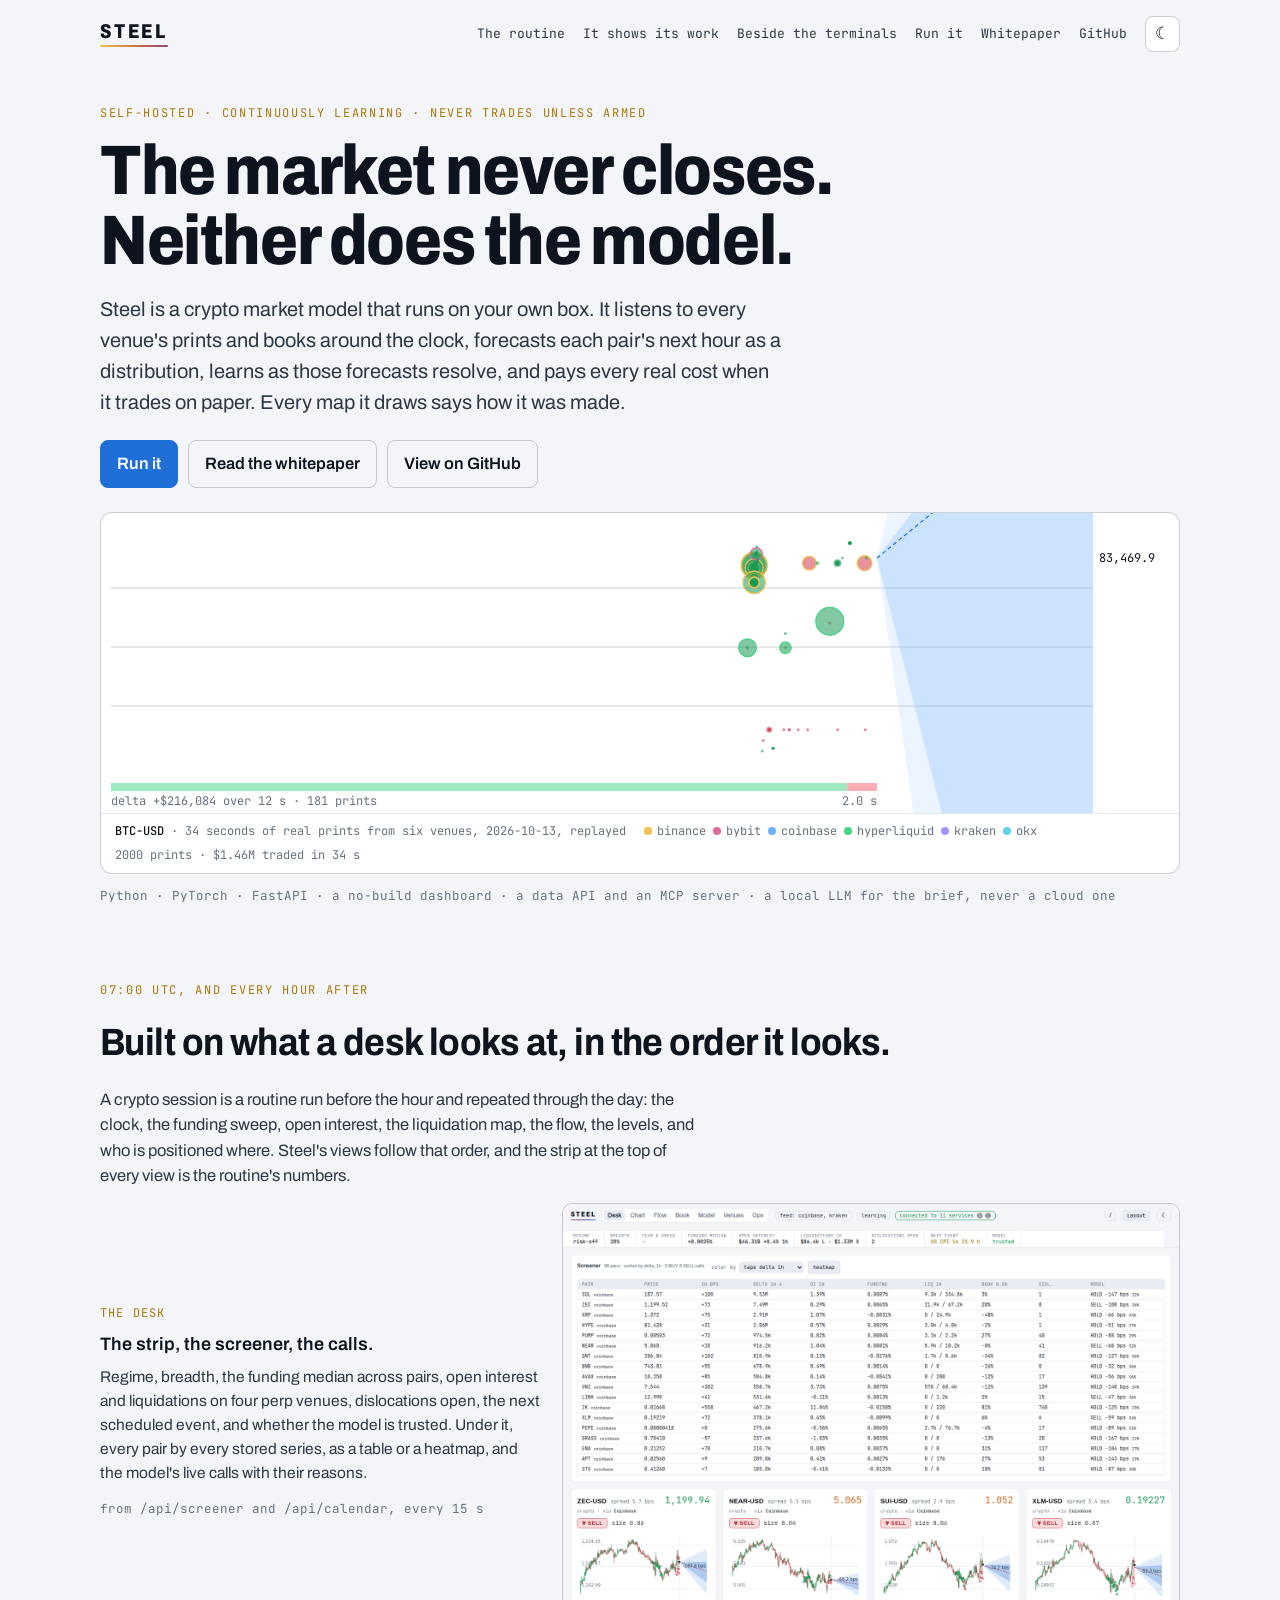
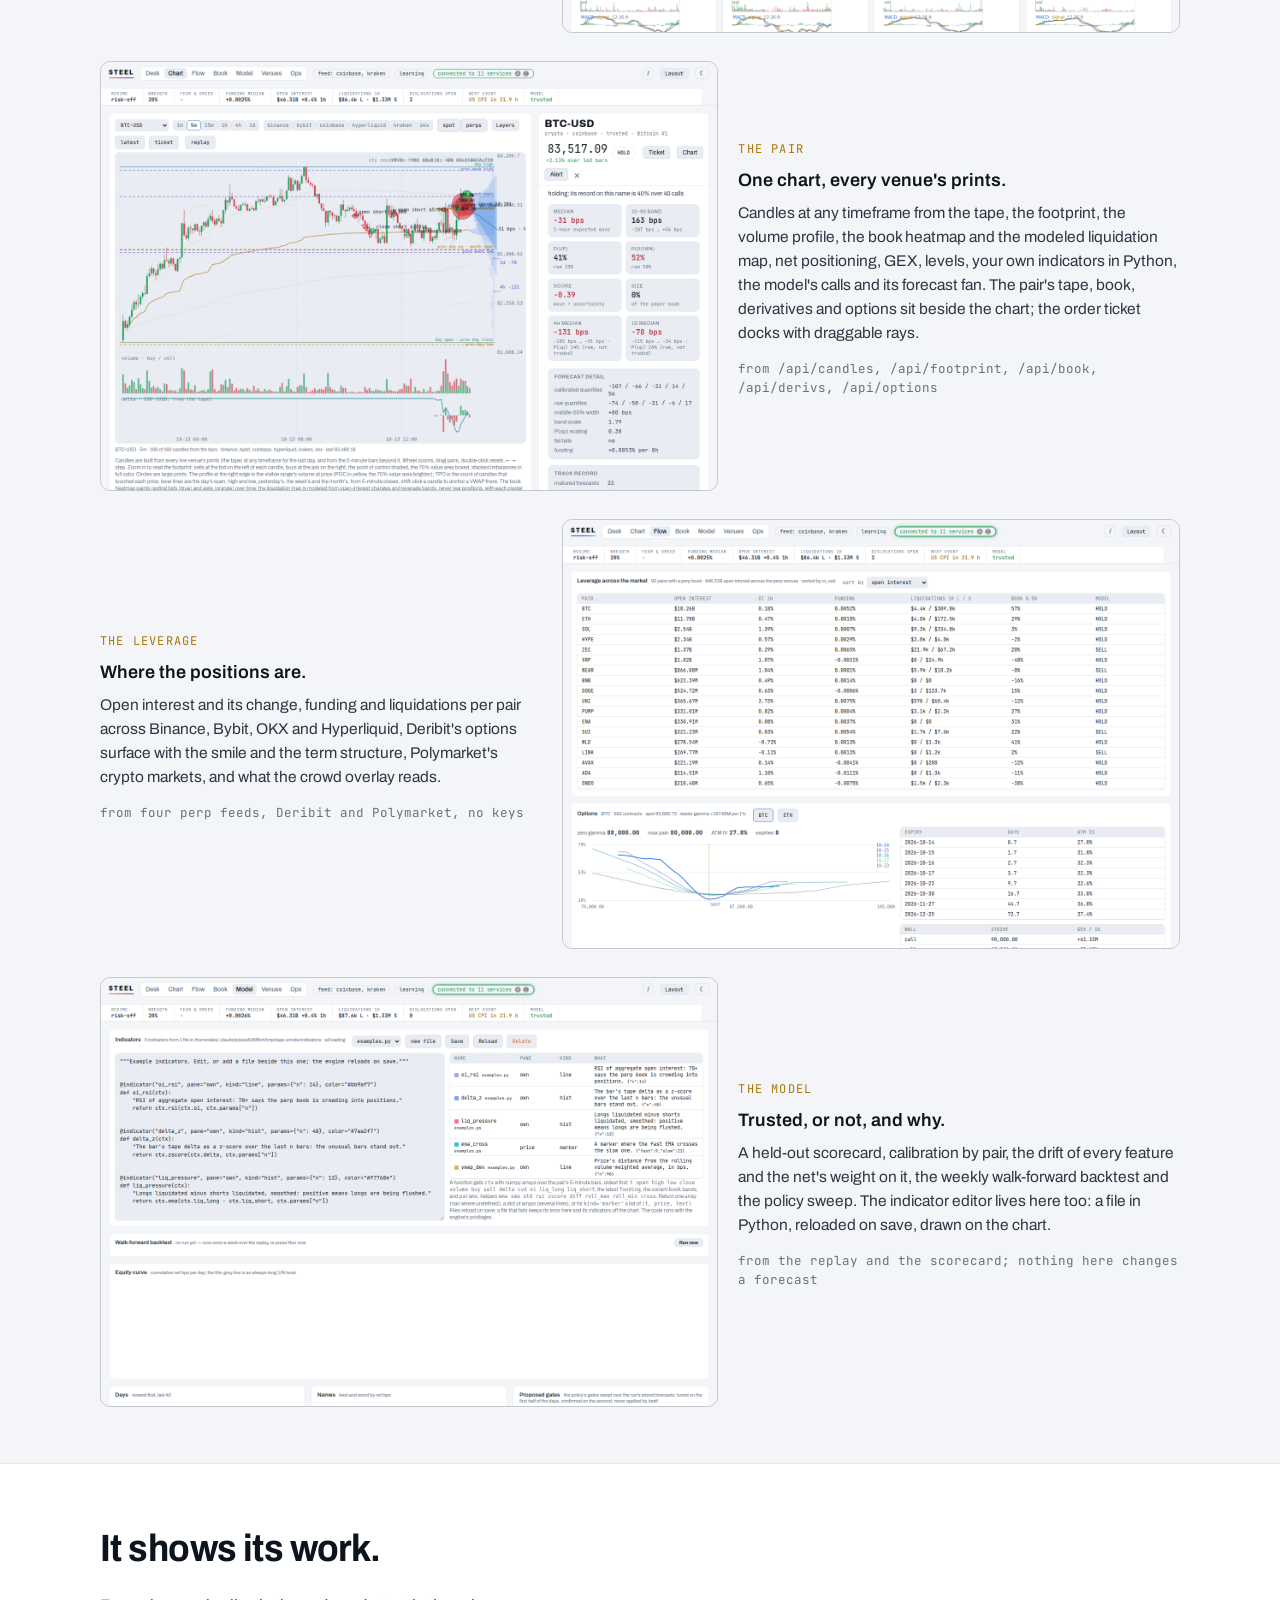
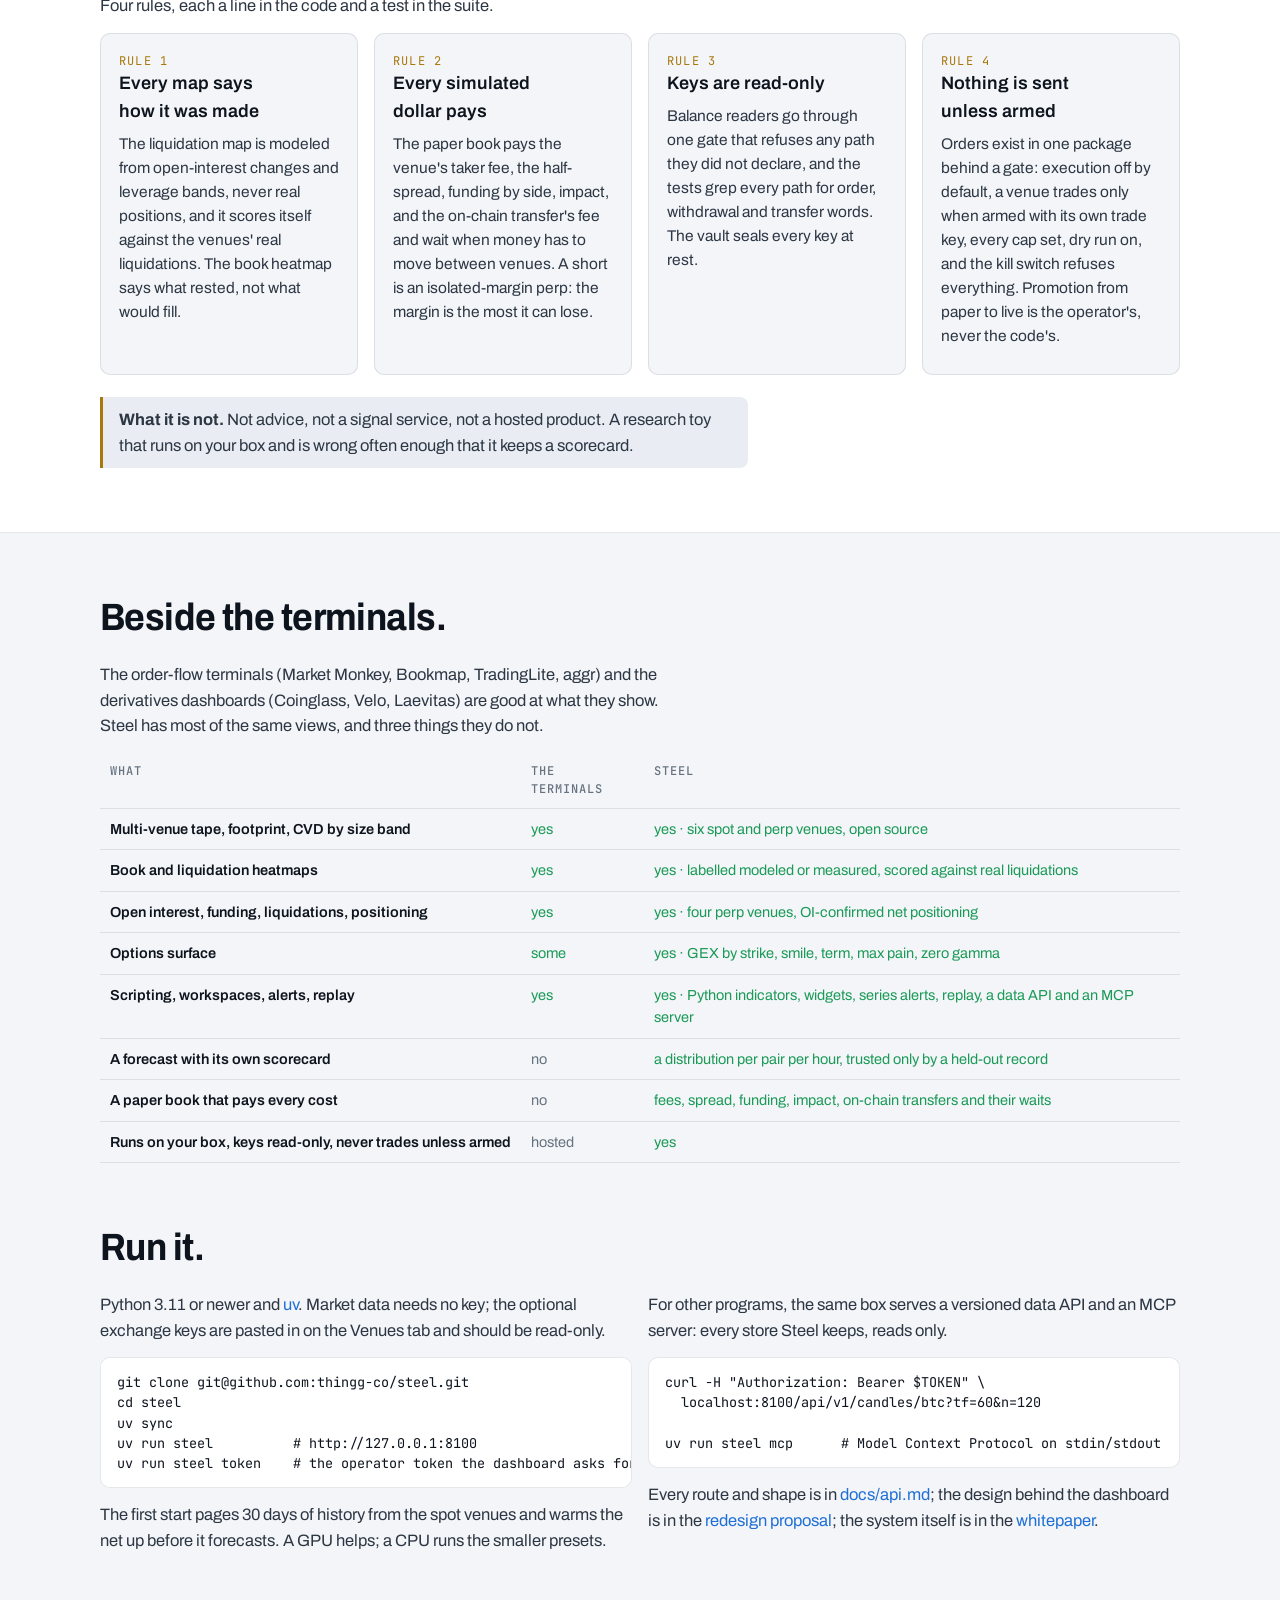
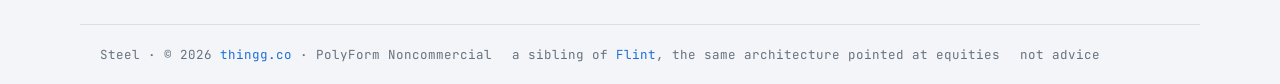
<file: docs/index.html>
<!doctype html>
<html lang="en">
<head>
<meta charset="utf-8">
<meta name="viewport" content="width=device-width, initial-scale=1, viewport-fit=cover">
<title>Steel — the market never closes; neither does the model</title>
<meta name="description" content="Steel is a self-hosted crypto market model: it watches every venue around the clock, forecasts the next hour as a distribution, shows its work, pays every real cost in simulation, and never trades unless armed.">
<link rel="icon" href="data:image/svg+xml,%3Csvg xmlns='http://www.w3.org/2000/svg' viewBox='0 0 64 64'%3E%3Crect width='64' height='64' rx='12' fill='%230a0d12'/%3E%3Ctext x='32' y='42' font-family='Arial Black,Arial' font-size='28' font-weight='900' fill='%236fb3ff' text-anchor='middle'%3ES%3C/text%3E%3Crect x='14' y='48' width='36' height='3' rx='1.5' fill='%23f2c14e'/%3E%3C/svg%3E">
<link rel="stylesheet" href="fonts/fonts.css">
<style>
/* Steel's public page: dark-first, the same tokens as the dashboard; the hero is the live tape. */
:root {
  --bg: #0a0d12; --surface: #11161e; --surface-2: #171d27; --line: rgba(238,242,246,.09); --line-2: rgba(238,242,246,.16);
  --ink: rgba(238,242,246,.94); --ink-2: rgba(238,242,246,.74); --muted: rgba(238,242,246,.5);
  --temper: #6fb3ff; --temper-ink: #0a0d12; --straw: #f2c14e; --up: #45d483; --down: #ff5c6a;
  --display: "Archivo", "Helvetica Neue", Arial, sans-serif; --mono: "JetBrains Mono", ui-monospace, SFMono-Regular, Menlo, monospace;
  --max: 1120px; color-scheme: dark;
}
@media (prefers-color-scheme: light) { :root:not([data-theme="dark"]) {
  --bg: #f3f5f8; --surface: #ffffff; --surface-2: #e9edf3; --line: rgba(12,20,32,.1); --line-2: rgba(12,20,32,.2);
  --ink: #0e141d; --ink-2: #2d3744; --muted: #66727f; --temper: #1f6fd6; --temper-ink: #ffffff; --straw: #a8780b; --up: #1b9a57; --down: #d23b4a; color-scheme: light; } }
:root[data-theme="light"] {
  --bg: #f3f5f8; --surface: #ffffff; --surface-2: #e9edf3; --line: rgba(12,20,32,.1); --line-2: rgba(12,20,32,.2);
  --ink: #0e141d; --ink-2: #2d3744; --muted: #66727f; --temper: #1f6fd6; --temper-ink: #ffffff; --straw: #a8780b; --up: #1b9a57; --down: #d23b4a; color-scheme: light; }
* { box-sizing: border-box; }
html, body { margin: 0; }
body { background: var(--bg); color: var(--ink-2); font-family: var(--display); font-size: 16.5px; line-height: 1.55; }
a { color: var(--temper); text-decoration: none; } a:hover { text-decoration: underline; }
.wrap { max-width: var(--max); margin: 0 auto; padding-inline: 20px; }
h1, h2, h3 { color: var(--ink); margin: 0; text-wrap: balance; }
h1 { font-size: clamp(36px, 6.2vw, 70px); font-weight: 800; font-variation-settings: "wdth" 86; font-stretch: 86%; letter-spacing: -.02em; line-height: 1.0; }
h2 { font-size: clamp(26px, 3.6vw, 38px); font-weight: 700; font-variation-settings: "wdth" 92; font-stretch: 92%; letter-spacing: -.015em; margin-bottom: 14px; }
h3 { font-size: 18px; font-weight: 600; margin-bottom: 6px; }
p { max-width: 66ch; margin: 0 0 14px; }
code { font-family: var(--mono); font-size: .9em; background: var(--surface-2); padding: 1px 5px; border-radius: 4px; }
pre { font-family: var(--mono); font-size: 13.5px; line-height: 1.5; background: var(--surface); border: 1px solid var(--line); border-radius: 10px; padding: 14px 16px; overflow-x: auto; margin: 0 0 14px; color: var(--ink); }
.mono { font-family: var(--mono); font-variant-numeric: tabular-nums slashed-zero; }
.eyebrow { font-family: var(--mono); font-size: 12px; letter-spacing: .14em; text-transform: uppercase; color: var(--straw); margin-bottom: 14px; }

/* header */
.top { display: flex; flex-wrap: wrap; align-items: center; gap: 12px 18px; padding: 16px 20px; max-width: var(--max); margin: 0 auto; }
.brand { display: inline-flex; flex-direction: column; gap: 4px; color: var(--ink); text-decoration: none; }
.wordmark { font-weight: 800; font-variation-settings: "wdth" 80; font-stretch: 80%; letter-spacing: .14em; font-size: 20px; line-height: 1; }
.temperline { display: block; height: 2px; width: 100%; border-radius: 1px; background: linear-gradient(90deg, #f2c14e 0%, #c76a3a 30%, #7a3f8f 55%, #3a5fbf 75%, #6fb3ff 100%); background-size: 200% 100%; animation: temper 7s linear infinite alternate; }
@keyframes temper { to { background-position: 100% 0; } }
@media (prefers-reduced-motion: reduce) { .temperline { animation: none; } }
.top nav { margin-left: auto; display: flex; flex-wrap: wrap; gap: 8px 18px; font-family: var(--mono); font-size: 13px; } .top nav a { color: var(--ink-2); } .top nav a:hover { color: var(--ink); text-decoration: none; }
@media (max-width: 640px) { .top nav a.hide-sm { display: none; } .top nav { gap: 8px 14px; } }
.tgl { background: var(--surface); color: var(--ink); border: 1px solid var(--line-2); border-radius: 8px; padding: 4px 9px; font: inherit; cursor: pointer; }

/* hero */
.hero { padding: 36px 0 20px; }
.hero .lede { font-size: 20px; color: var(--ink-2); max-width: 62ch; margin: 18px 0 22px; }
.cta { display: flex; flex-wrap: wrap; gap: 10px; margin-bottom: 24px; }
.btn { display: inline-block; padding: 10px 16px; border-radius: 8px; font-weight: 600; border: 1px solid var(--line-2); color: var(--ink); } .btn:hover { text-decoration: none; border-color: var(--temper); }
.btn.primary { background: var(--temper); color: var(--temper-ink); border-color: var(--temper); }
.tape { position: relative; border: 1px solid var(--line-2); border-radius: 12px; background: var(--surface); overflow: hidden; }
.tape canvas { display: block; width: 100%; height: 300px; }
.tape .cap { display: flex; flex-wrap: wrap; gap: 6px 18px; padding: 8px 14px; border-top: 1px solid var(--line); font-family: var(--mono); font-size: 12px; color: var(--muted); }
.tape .cap b { color: var(--ink); font-weight: 500; }
.tape .cap i { display: inline-block; width: 8px; height: 8px; border-radius: 50%; margin-right: 5px; vertical-align: middle; }
.hero-note { font-family: var(--mono); font-size: 12.5px; color: var(--muted); margin-top: 12px; }

/* sections */
section { padding: 56px 0 0; }
.band { background: var(--surface); border-top: 1px solid var(--line); border-bottom: 1px solid var(--line); margin-top: 56px; padding-bottom: 56px; }
.grid { display: grid; gap: 16px; } .g2 { grid-template-columns: repeat(auto-fit, minmax(300px, 1fr)); } .g3 { grid-template-columns: repeat(auto-fit, minmax(260px, 1fr)); } .g4 { grid-template-columns: repeat(auto-fit, minmax(220px, 1fr)); }
.card { background: var(--surface); border: 1px solid var(--line); border-radius: 10px; padding: 18px; min-width: 0; } .band .card { background: var(--bg); }
.card p { font-size: 15.5px; margin-bottom: 8px; } .card .n { font-family: var(--mono); color: var(--straw); font-size: 12px; letter-spacing: .1em; }
.routine { display: grid; gap: 28px; margin-top: 10px; }
.step { display: grid; grid-template-columns: minmax(0, 1fr) minmax(0, 1.4fr); gap: 20px; align-items: center; } .step:nth-child(even) { direction: rtl; } .step:nth-child(even) > * { direction: ltr; }
@media (max-width: 860px) { .step, .step:nth-child(even) { grid-template-columns: 1fr; direction: ltr; } }
.step img { width: 100%; max-width: 100%; border: 1px solid var(--line-2); border-radius: 10px; display: block; }
/* the screenshots follow the theme: dark by default, light when the viewer's system or the toggle says so */
.step .theme-light { display: none; }
@media (prefers-color-scheme: light) { :root:not([data-theme="dark"]) .step .theme-dark { display: none; } :root:not([data-theme="dark"]) .step .theme-light { display: block; } }
:root[data-theme="light"] .step .theme-dark { display: none; } :root[data-theme="light"] .step .theme-light { display: block; }
.step .t { font-family: var(--mono); color: var(--straw); font-size: 12px; letter-spacing: .1em; margin-bottom: 8px; }
.step p { font-size: 15.5px; } .step .from { font-family: var(--mono); font-size: 12.5px; color: var(--muted); }
table { border-collapse: collapse; width: 100%; font-size: 14.5px; } .tw { overflow-x: auto; }
th, td { text-align: left; padding: 9px 10px; border-bottom: 1px solid var(--line); vertical-align: top; } th { color: var(--muted); font-family: var(--mono); font-size: 12px; letter-spacing: .08em; text-transform: uppercase; font-weight: 500; }
td.y { color: var(--up); } td.n { color: var(--muted); } td.k { color: var(--ink); font-weight: 600; white-space: nowrap; }
/* narrow: the nowrap first column took the whole width and left the answers off-screen, so each row stacks */
@media (max-width: 860px) {
  #beside tr:first-child { display: none; } #beside tr { display: block; padding: 10px 0; border-bottom: 1px solid var(--line); }
  #beside td { display: block; border: 0; padding: 2px 0; } #beside td.k { white-space: normal; padding-bottom: 5px; }
  #beside td:not(.k)::before { font-family: var(--mono); font-size: 11px; letter-spacing: .08em; text-transform: uppercase; color: var(--muted); display: inline-block; width: 92px; }
  #beside td:not(.k) { padding-left: 92px; text-indent: -92px; } #beside td:not(.k)::before { text-indent: 0; }
  #beside td:nth-child(2)::before { content: "terminals"; } #beside td:nth-child(3)::before { content: "Steel"; }
}
.foot { max-width: var(--max); margin: 56px auto 0; padding: 20px; border-top: 1px solid var(--line); font-family: var(--mono); font-size: 12.5px; color: var(--muted); display: flex; flex-wrap: wrap; gap: 8px 20px; }
.not { border-left: 3px solid var(--straw); padding: 10px 16px; background: var(--surface-2); border-radius: 0 8px 8px 0; margin: 8px 0; max-width: 72ch; }
</style>
<script>(function(){try{var t=localStorage.getItem("steel.theme");if(t==="light"||t==="dark")document.documentElement.dataset.theme=t;}catch(e){}})();</script>
</head>
<body>
<header class="top">
  <a class="brand" href="#"><span class="wordmark">STEEL</span><span class="temperline"></span></a>
  <nav><a href="#routine" class="hide-sm">The routine</a><a href="#work" class="hide-sm">It shows its work</a><a href="#beside" class="hide-sm">Beside the terminals</a><a href="#run">Run it</a><a href="whitepaper.html">Whitepaper</a><a href="https://github.com/thingg-co/steel">GitHub</a></nav>
  <button class="tgl" id="theme" type="button" title="switch theme">☀</button>
</header>

<div class="hero"><div class="wrap">
  <div class="eyebrow">self-hosted · continuously learning · never trades unless armed</div>
  <h1>The market never closes.<br>Neither does the model.</h1>
  <p class="lede">Steel is a crypto market model that runs on your own box. It listens to every venue's prints and books around the clock, forecasts each pair's next hour as a distribution, learns as those forecasts resolve, and pays every real cost when it trades on paper. Every map it draws says how it was made.</p>
  <div class="cta"><a class="btn primary" href="#run">Run it</a><a class="btn" href="whitepaper.html">Read the whitepaper</a><a class="btn" href="https://github.com/thingg-co/steel">View on GitHub</a></div>
  <div class="tape">
    <canvas id="tape" width="1120" height="300"></canvas>
    <div class="cap" id="tape-cap"><span><b>BTC-USD</b> · 34 seconds of real prints from six venues, 2026-10-13, replayed</span><span id="tape-venues"></span><span id="tape-stats"></span></div>
  </div>
  <div class="hero-note">Python · PyTorch · FastAPI · a no-build dashboard · a data API and an MCP server · a local LLM for the brief, never a cloud one</div>
</div></div>

<section id="routine"><div class="wrap">
  <div class="eyebrow">07:00 UTC, and every hour after</div>
  <h2>Built on what a desk looks at, in the order it looks.</h2>
  <p>A crypto session is a routine run before the hour and repeated through the day: the clock, the funding sweep, open interest, the liquidation map, the flow, the levels, and who is positioned where. Steel's views follow that order, and the strip at the top of every view is the routine's numbers.</p>
  <div class="routine">
    <div class="step"><div><div class="t">THE DESK</div><h3>The strip, the screener, the calls.</h3><p>Regime, breadth, the funding median across pairs, open interest and liquidations on four perp venues, dislocations open, the next scheduled event, and whether the model is trusted. Under it, every pair by every stored series, as a table or a heatmap, and the model's live calls with their reasons.</p><p class="from">from /api/screener and /api/calendar, every 15 s</p></div><img class="theme-dark" src="img/desk-dark.png" alt="The Desk view: the status strip, the screener table and the model's cards" loading="lazy"><img class="theme-light" src="img/desk-light.png" alt="The Desk view: the status strip, the screener table and the model's cards" loading="lazy"></div>
    <div class="step"><div><div class="t">THE PAIR</div><h3>One chart, every venue's prints.</h3><p>Candles at any timeframe from the tape, the footprint, the volume profile, the book heatmap and the modeled liquidation map, net positioning, GEX, levels, your own indicators in Python, the model's calls and its forecast fan. The pair's tape, book, derivatives and options sit beside the chart; the order ticket docks with draggable rays.</p><p class="from">from /api/candles, /api/footprint, /api/book, /api/derivs, /api/options</p></div><img class="theme-dark" src="img/chart-dark.png" alt="The Chart view with the pair rail" loading="lazy"><img class="theme-light" src="img/chart-light.png" alt="The Chart view with the pair rail" loading="lazy"></div>
    <div class="step"><div><div class="t">THE LEVERAGE</div><h3>Where the positions are.</h3><p>Open interest and its change, funding and liquidations per pair across Binance, Bybit, OKX and Hyperliquid, Deribit's options surface with the smile and the term structure, Polymarket's crypto markets, and what the crowd overlay reads.</p><p class="from">from four perp feeds, Deribit and Polymarket, no keys</p></div><img class="theme-dark" src="img/flow-dark.png" alt="The Flow view: leverage across the market and the options surface" loading="lazy"><img class="theme-light" src="img/flow-light.png" alt="The Flow view: leverage across the market and the options surface" loading="lazy"></div>
    <div class="step"><div><div class="t">THE MODEL</div><h3>Trusted, or not, and why.</h3><p>A held-out scorecard, calibration by pair, the drift of every feature and the net's weight on it, the weekly walk-forward backtest and the policy sweep. The indicator editor lives here too: a file in Python, reloaded on save, drawn on the chart.</p><p class="from">from the replay and the scorecard; nothing here changes a forecast</p></div><img class="theme-dark" src="img/model-dark.png" alt="The Model view with the indicator editor" loading="lazy"><img class="theme-light" src="img/model-light.png" alt="The Model view with the indicator editor" loading="lazy"></div>
  </div>
</div></section>

<section id="work" class="band"><div class="wrap">
  <h2>It shows its work.</h2>
  <p>Four rules, each a line in the code and a test in the suite.</p>
  <div class="grid g4">
    <div class="card"><div class="n">RULE 1</div><h3>Every map says how it was made</h3><p>The liquidation map is modeled from open-interest changes and leverage bands, never real positions, and it scores itself against the venues' real liquidations. The book heatmap says what rested, not what would fill.</p></div>
    <div class="card"><div class="n">RULE 2</div><h3>Every simulated dollar pays</h3><p>The paper book pays the venue's taker fee, the half-spread, funding by side, impact, and the on-chain transfer's fee and wait when money has to move between venues. A short is an isolated-margin perp: the margin is the most it can lose.</p></div>
    <div class="card"><div class="n">RULE 3</div><h3>Keys are read-only</h3><p>Balance readers go through one gate that refuses any path they did not declare, and the tests grep every path for order, withdrawal and transfer words. The vault seals every key at rest.</p></div>
    <div class="card"><div class="n">RULE 4</div><h3>Nothing is sent unless armed</h3><p>Orders exist in one package behind a gate: execution off by default, a venue trades only when armed with its own trade key, every cap set, dry run on, and the kill switch refuses everything. Promotion from paper to live is the operator's, never the code's.</p></div>
  </div>
  <div class="not" style="margin-top:22px"><b>What it is not.</b> Not advice, not a signal service, not a hosted product. A research toy that runs on your box and is wrong often enough that it keeps a scorecard.</div>
</div></section>

<section id="beside"><div class="wrap">
  <h2>Beside the terminals.</h2>
  <p>The order-flow terminals (Market Monkey, Bookmap, TradingLite, aggr) and the derivatives dashboards (Coinglass, Velo, Laevitas) are good at what they show. Steel has most of the same views, and three things they do not.</p>
  <div class="tw"><table>
    <tr><th>What</th><th>The terminals</th><th>Steel</th></tr>
    <tr><td class="k">Multi-venue tape, footprint, CVD by size band</td><td class="y">yes</td><td class="y">yes · six spot and perp venues, open source</td></tr>
    <tr><td class="k">Book and liquidation heatmaps</td><td class="y">yes</td><td class="y">yes · labelled modeled or measured, scored against real liquidations</td></tr>
    <tr><td class="k">Open interest, funding, liquidations, positioning</td><td class="y">yes</td><td class="y">yes · four perp venues, OI-confirmed net positioning</td></tr>
    <tr><td class="k">Options surface</td><td class="y">some</td><td class="y">yes · GEX by strike, smile, term, max pain, zero gamma</td></tr>
    <tr><td class="k">Scripting, workspaces, alerts, replay</td><td class="y">yes</td><td class="y">yes · Python indicators, widgets, series alerts, replay, a data API and an MCP server</td></tr>
    <tr><td class="k">A forecast with its own scorecard</td><td class="n">no</td><td class="y">a distribution per pair per hour, trusted only by a held-out record</td></tr>
    <tr><td class="k">A paper book that pays every cost</td><td class="n">no</td><td class="y">fees, spread, funding, impact, on-chain transfers and their waits</td></tr>
    <tr><td class="k">Runs on your box, keys read-only, never trades unless armed</td><td class="n">hosted</td><td class="y">yes</td></tr>
  </table></div>
</div></section>

<section id="run"><div class="wrap">
  <h2>Run it.</h2>
  <div class="grid g2">
    <div><p>Python 3.11 or newer and <a href="https://docs.astral.sh/uv/">uv</a>. Market data needs no key; the optional exchange keys are pasted in on the Venues tab and should be read-only.</p>
<pre>git clone git@github.com:thingg-co/steel.git
cd steel
uv sync
uv run steel          # http://127.0.0.1:8100
uv run steel token    # the operator token the dashboard asks for</pre>
      <p>The first start pages 30 days of history from the spot venues and warms the net up before it forecasts. A GPU helps; a CPU runs the smaller presets.</p></div>
    <div><p>For other programs, the same box serves a versioned data API and an MCP server: every store Steel keeps, reads only.</p>
<pre>curl -H "Authorization: Bearer $TOKEN" \
  localhost:8100/api/v1/candles/btc?tf=60&n=120

uv run steel mcp      # Model Context Protocol on stdin/stdout</pre>
      <p>Every route and shape is in <a href="https://github.com/thingg-co/steel/blob/main/docs/api.md">docs/api.md</a>; the design behind the dashboard is in the <a href="design/redesign-proposal.html">redesign proposal</a>; the system itself is in the <a href="whitepaper.html">whitepaper</a>.</p></div>
  </div>
</div></section>

<footer class="foot"><span>Steel · © 2026 <a href="https://thingg.co">thingg.co</a> · PolyForm Noncommercial</span><span>a sibling of <a href="https://flint.thingg.co">Flint</a>, the same architecture pointed at equities</span><span>not advice</span></footer>

<script>
(function () {
  const btn = document.getElementById("theme");
  const paint = () => { btn.textContent = document.documentElement.dataset.theme === "light" || (!document.documentElement.dataset.theme && matchMedia("(prefers-color-scheme: light)").matches) ? "☾" : "☀"; };
  btn.onclick = () => { const cur = document.documentElement.dataset.theme || (matchMedia("(prefers-color-scheme: light)").matches ? "light" : "dark"); const next = cur === "light" ? "dark" : "light"; document.documentElement.dataset.theme = next; try { localStorage.setItem("steel.theme", next); } catch (e) {} paint(); };
  paint();
})();
// the hero: the bundled prints replayed as a scrolling tape with a running delta and the forecast fan ahead
(async function () {
  const cv = document.getElementById("tape"), ctx = cv.getContext("2d");
  let data = null;
  try { data = await (await fetch("data/tape-sample.json")).json(); } catch (e) { return; }
  const prints = data.prints, venues = data.venues, span = prints[prints.length - 1][0];
  const col = { binance: "#f2c14e", bybit: "#e06a9a", coinbase: "#6fb3ff", hyperliquid: "#45d483", kraken: "#a394ff", okx: "#5fd3e6" };
  document.getElementById("tape-venues").innerHTML = venues.map(v => `<i style="background:${col[v] || '#888'}"></i>${v}`).join(" ");
  const tok = () => getComputedStyle(document.documentElement);
  const reduce = matchMedia("(prefers-reduced-motion: reduce)").matches;
  let t0 = performance.now(), window_s = 12;
  function frame(now) {
    const dpr = window.devicePixelRatio || 1, W = cv.clientWidth, H = 300;
    if (cv.width !== W * dpr) { cv.width = W * dpr; cv.height = H * dpr; }
    ctx.setTransform(dpr, 0, 0, dpr, 0, 0); ctx.clearRect(0, 0, W, H);
    const T = tok(), ink = T.getPropertyValue("--ink").trim(), muted = T.getPropertyValue("--muted").trim(), line = T.getPropertyValue("--line-2").trim(), up = T.getPropertyValue("--up").trim(), dn = T.getPropertyValue("--down").trim(), temper = T.getPropertyValue("--temper").trim();
    const elapsed = reduce ? span : ((now - t0) / 1000) % (span + 2);
    const tEnd = Math.min(elapsed, span), tStart = tEnd - window_s;
    const vis = prints.filter(p => p[0] >= tStart && p[0] <= tEnd);
    const padL = 10, padR = 86, plotW = W - padL - padR, padT = 16, padB = 48;
    const xs = t => padL + (t - tStart) / window_s * plotW * 0.78;
    const pxs = vis.length ? vis.map(p => p[1]) : [prints[0][1]], lo = Math.min(...pxs) - 8, hi = Math.max(...pxs) + 8;
    const ys = v => padT + (hi - v) / (hi - lo || 1) * (H - padT - padB);
    ctx.strokeStyle = line; ctx.lineWidth = 1; [0.25, 0.5, 0.75].forEach(f => { const y = padT + f * (H - padT - padB); ctx.beginPath(); ctx.moveTo(padL, y); ctx.lineTo(padL + plotW, y); ctx.stroke(); });
    // the prints: dots sized by notional, buys above the mid line in green, sells in red; venue colour as the ring
    let buy = 0, sell = 0, last = vis.length ? vis[vis.length - 1][1] : prints[0][1];
    vis.forEach(p => { const usd = p[1] * p[2]; if (p[3] > 0) buy += usd; else if (p[3] < 0) sell += usd; const r = Math.max(1.5, Math.min(14, Math.sqrt(usd) / 9));
      const x = xs(p[0]), y = ys(p[1]); ctx.beginPath(); ctx.arc(x, y, r, 0, Math.PI * 2); ctx.fillStyle = p[3] > 0 ? up : p[3] < 0 ? dn : muted; ctx.globalAlpha = .55; ctx.fill(); ctx.globalAlpha = 1; if (r > 4) { ctx.strokeStyle = col[p[4]] || muted; ctx.lineWidth = 1.2; ctx.stroke(); } });
    // the last price line and the forecast fan ahead of it (the model's 1-hour view on that day: +12 bps median, a 10 to 90 band of 166 bps)
    const x0 = xs(tEnd), y0 = ys(last), x1 = padL + plotW;
    const f = [-103, -58, 12, 19, 62].map(b => last * Math.exp(b / 1e4));
    ctx.fillStyle = "rgba(111,179,255,.14)"; ctx.beginPath(); ctx.moveTo(x0, y0); ctx.lineTo(x1, ys(f[4])); ctx.lineTo(x1, ys(f[0])); ctx.closePath(); ctx.fill();
    ctx.fillStyle = "rgba(111,179,255,.26)"; ctx.beginPath(); ctx.moveTo(x0, y0); ctx.lineTo(x1, ys(f[3])); ctx.lineTo(x1, ys(f[1])); ctx.closePath(); ctx.fill();
    ctx.strokeStyle = temper; ctx.setLineDash([4, 3]); ctx.beginPath(); ctx.moveTo(x0, y0); ctx.lineTo(x1, ys(f[2])); ctx.stroke(); ctx.setLineDash([]);
    ctx.font = "12px JetBrains Mono, monospace"; ctx.fillStyle = ink; ctx.textAlign = "left";
    ctx.fillText(last.toLocaleString(undefined, { maximumFractionDigits: 1 }), x1 + 6, y0 + 4); ctx.fillStyle = temper; ctx.fillText("+12 bps · 1 h", x1 + 6, ys(f[2]) - 10); ctx.fillStyle = muted; ctx.fillText("10–90 band", x1 + 6, ys(f[0]) + 14);
    // the running delta bar at the bottom
    const tot = buy + sell || 1, bw = plotW * 0.78; ctx.fillStyle = "rgba(69,212,131,.5)"; ctx.fillRect(padL, H - 30, bw * buy / tot, 8); ctx.fillStyle = "rgba(255,92,106,.5)"; ctx.fillRect(padL + bw * buy / tot, H - 30, bw * sell / tot, 8);
    ctx.fillStyle = muted; ctx.textAlign = "left"; ctx.fillText(`delta ${buy - sell >= 0 ? "+" : "−"}$${Math.abs(buy - sell).toLocaleString(undefined, { maximumFractionDigits: 0 })} over ${window_s} s · ${vis.length} prints`, padL, H - 8);
    ctx.textAlign = "right"; ctx.fillText(reduce ? "" : `${tEnd.toFixed(1)} s`, padL + bw, H - 8);
    const st = document.getElementById("tape-stats"); if (st) st.textContent = `${prints.length} prints · $${(prints.reduce((s, p) => s + p[1] * p[2], 0) / 1e6).toFixed(2)}M traded in ${span.toFixed(0)} s`;
    if (!reduce) requestAnimationFrame(frame);
  }
  requestAnimationFrame(frame);
})();
</script>
</body>
</html>
</file>
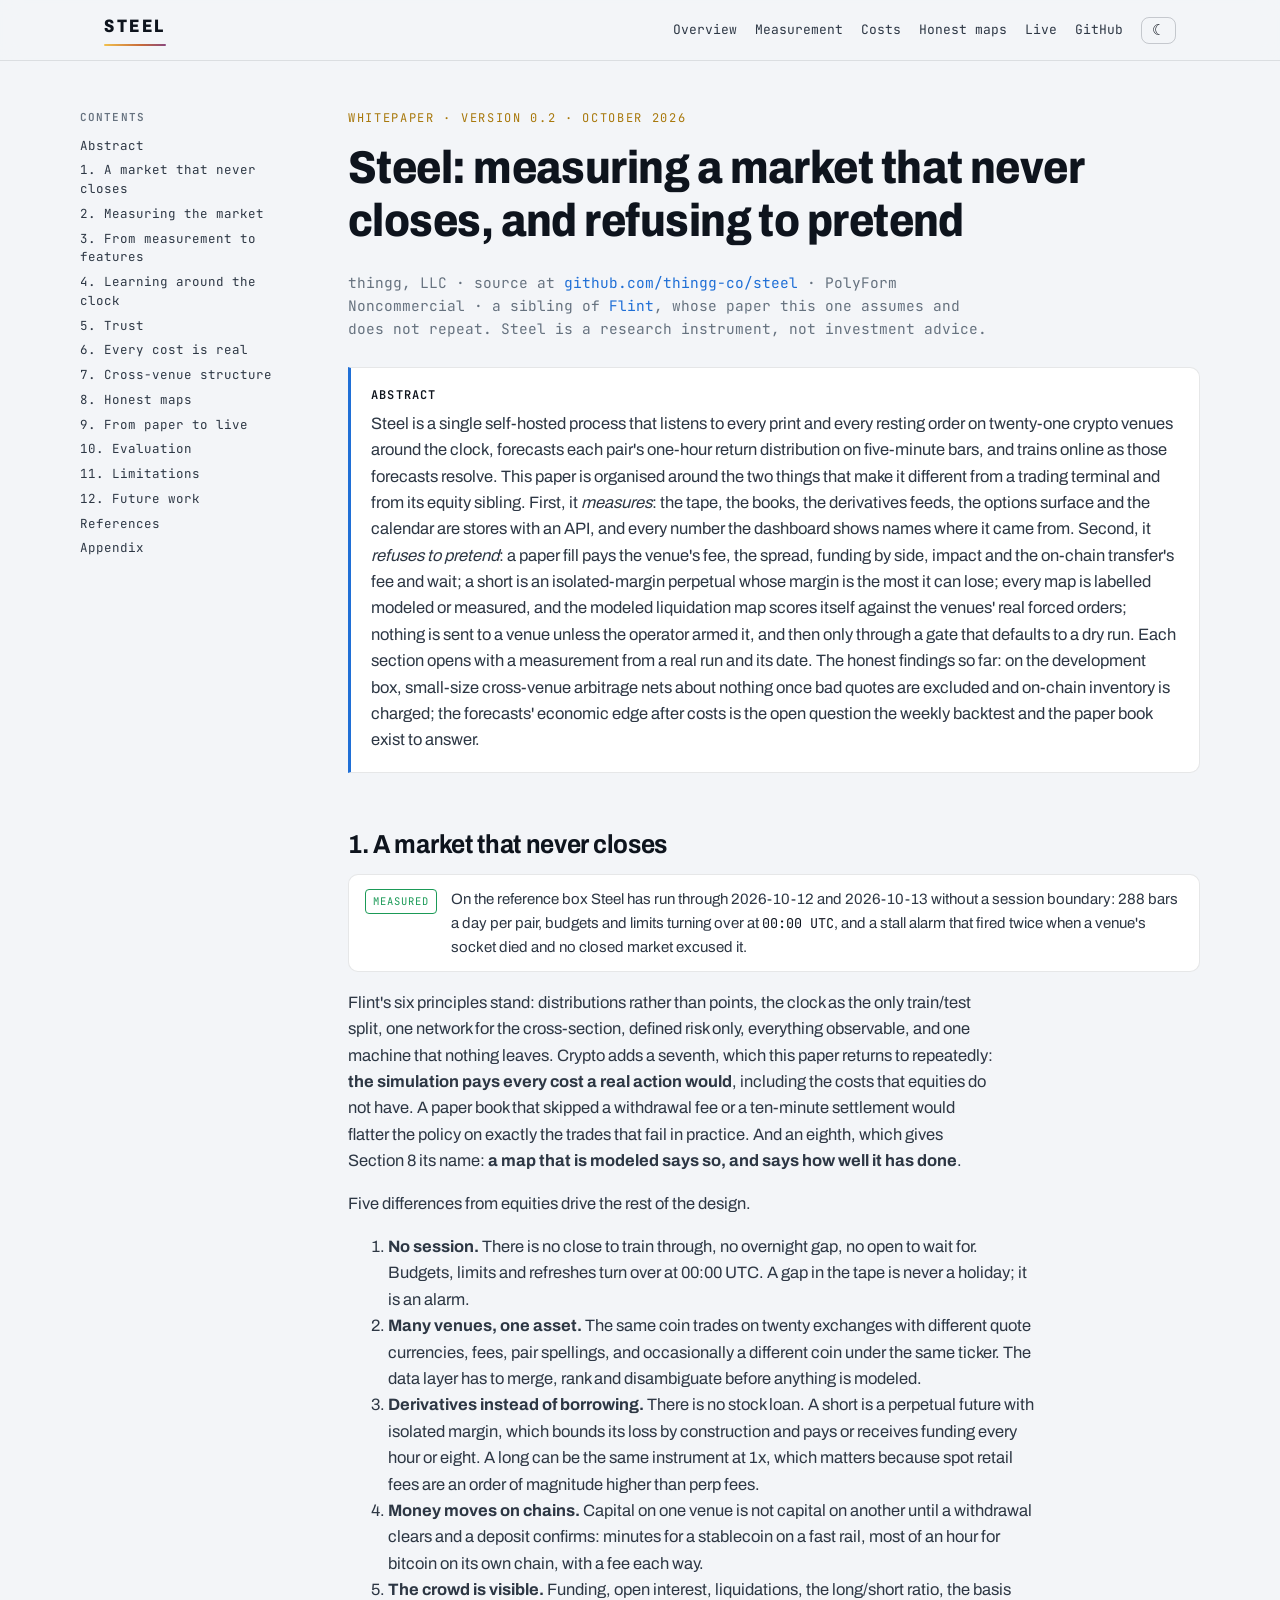
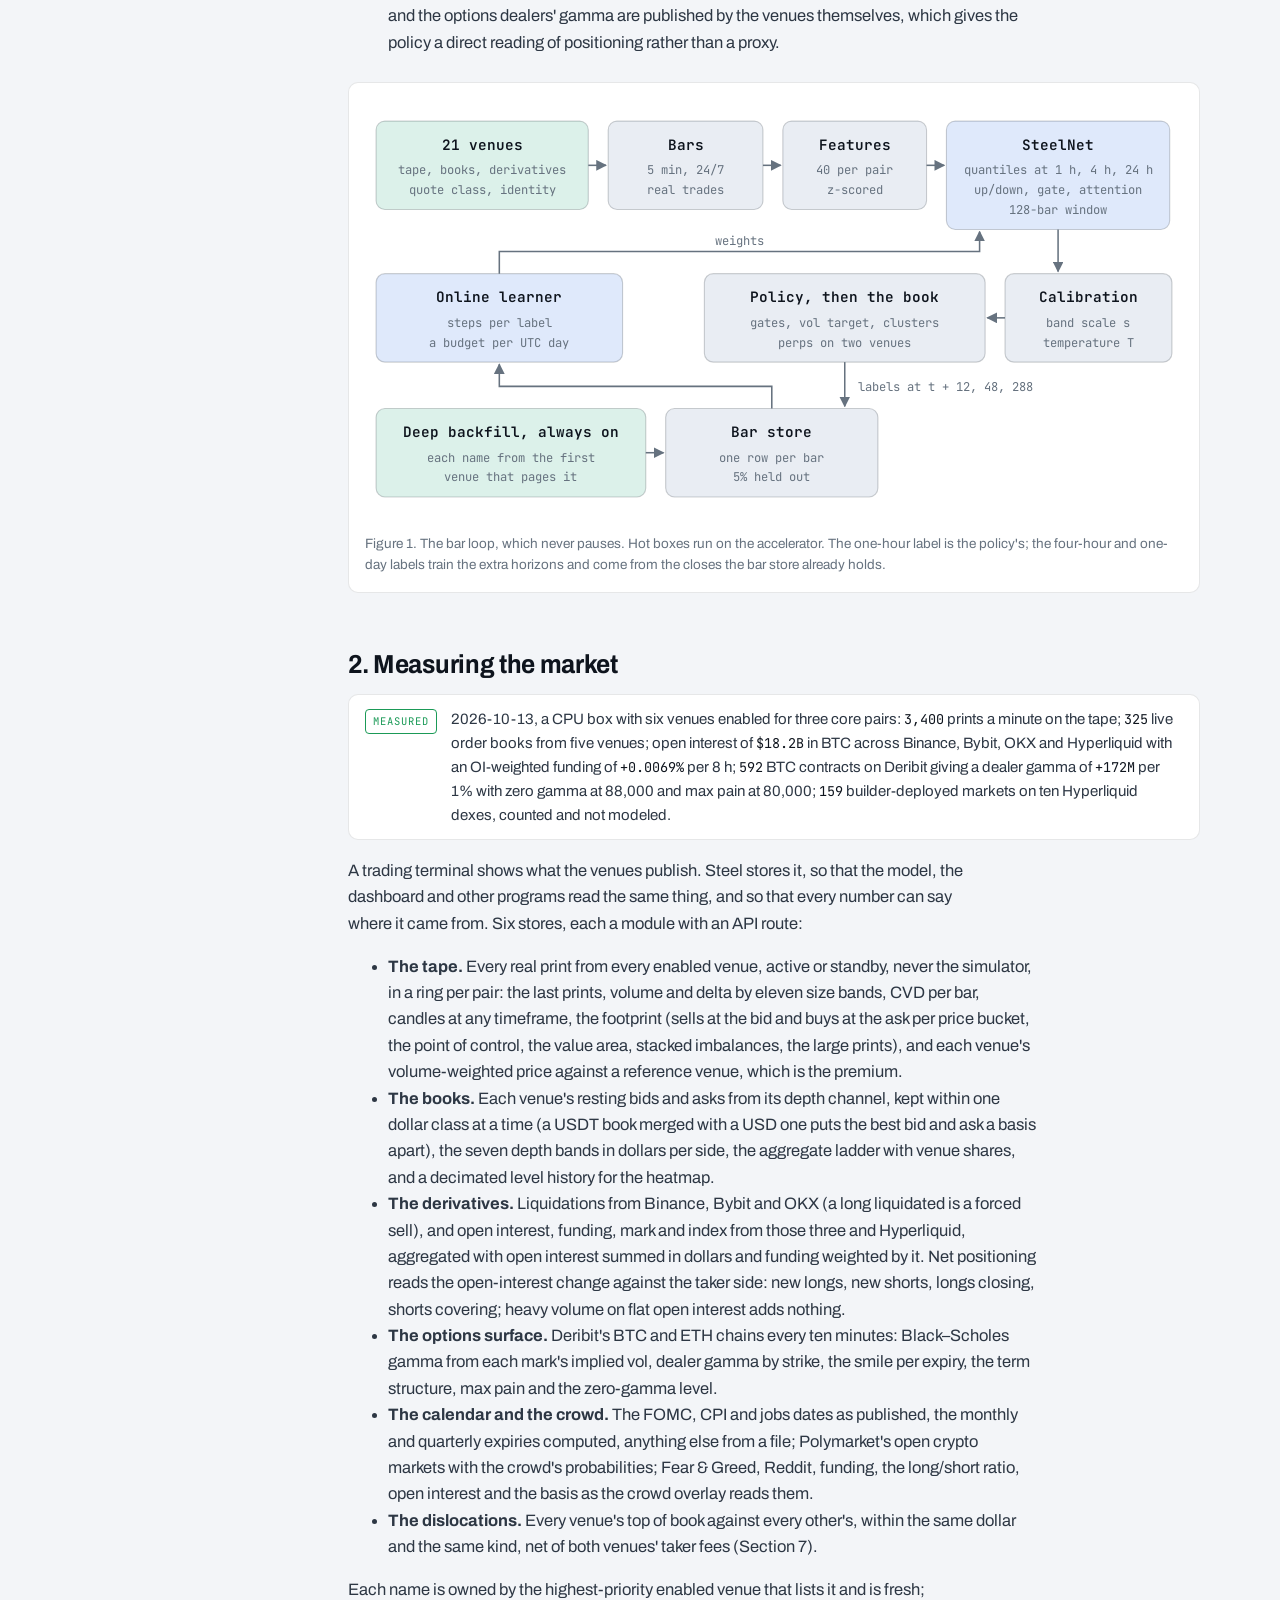
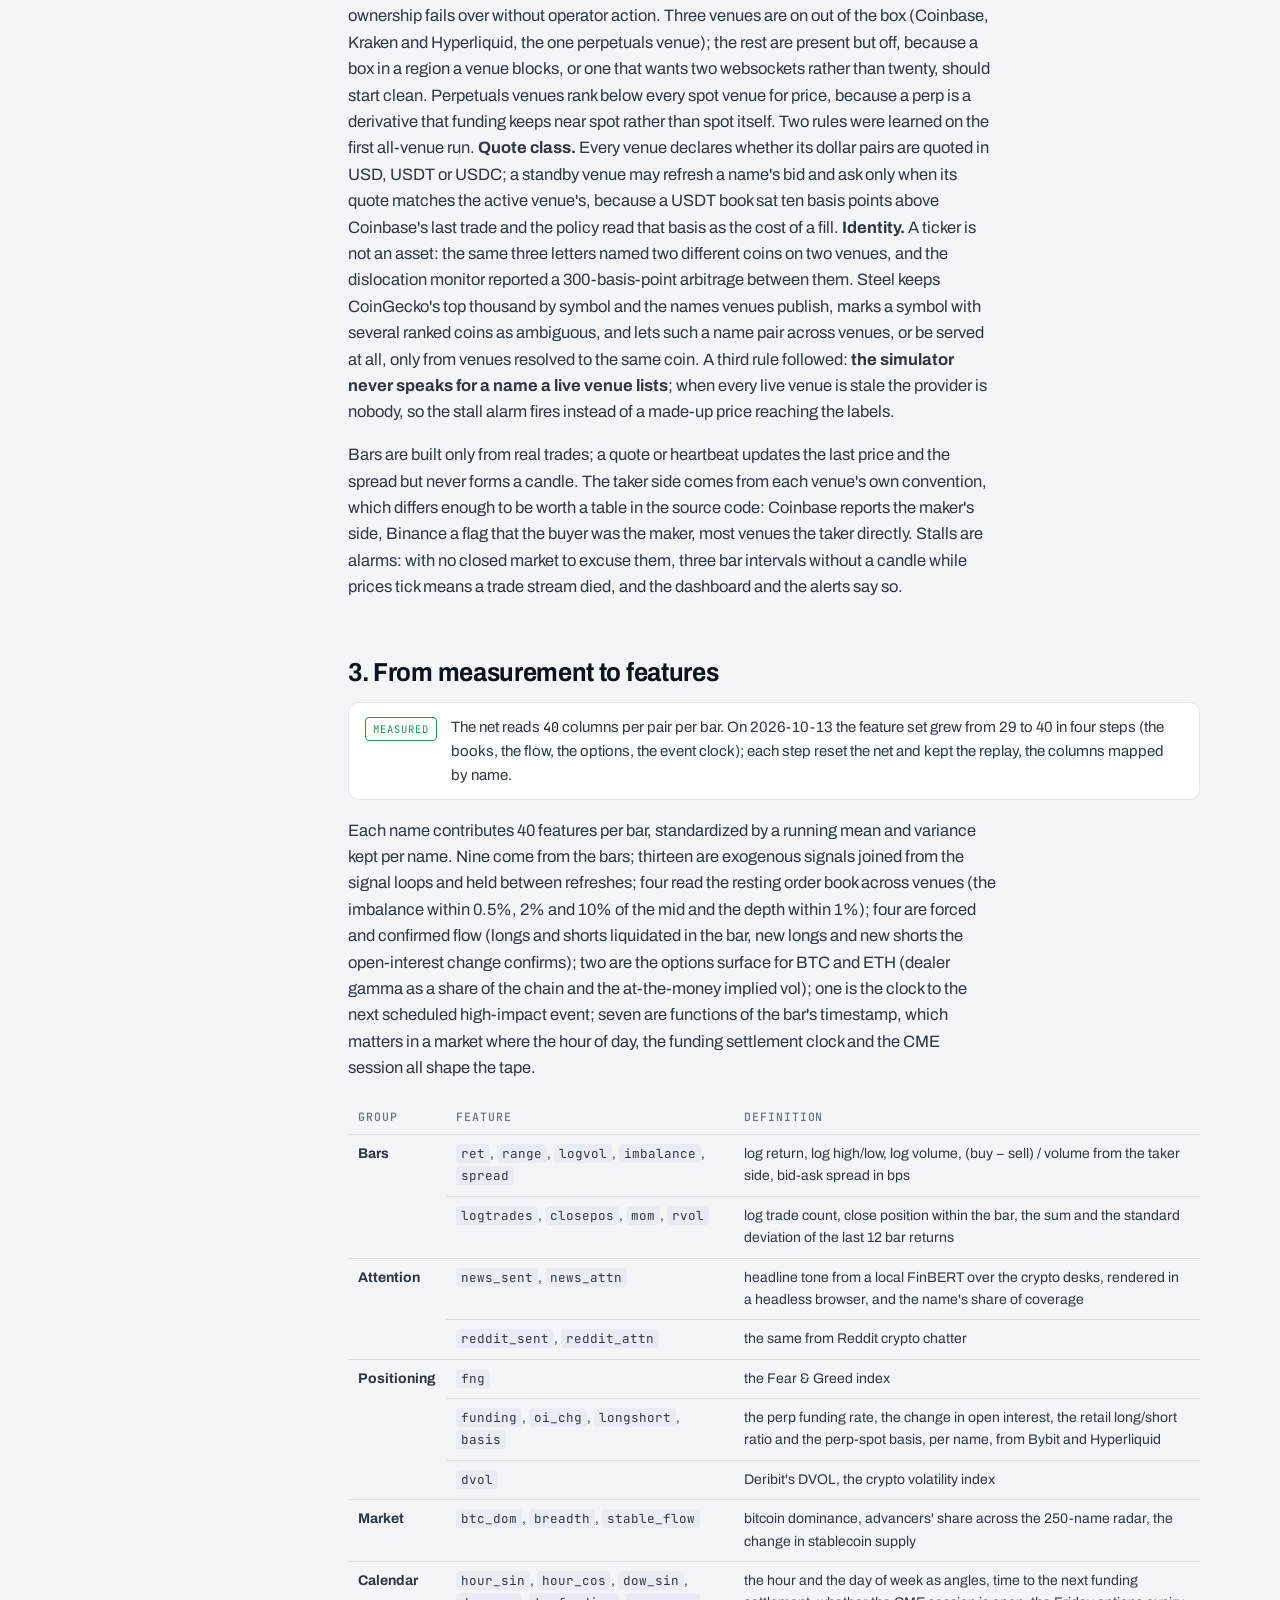
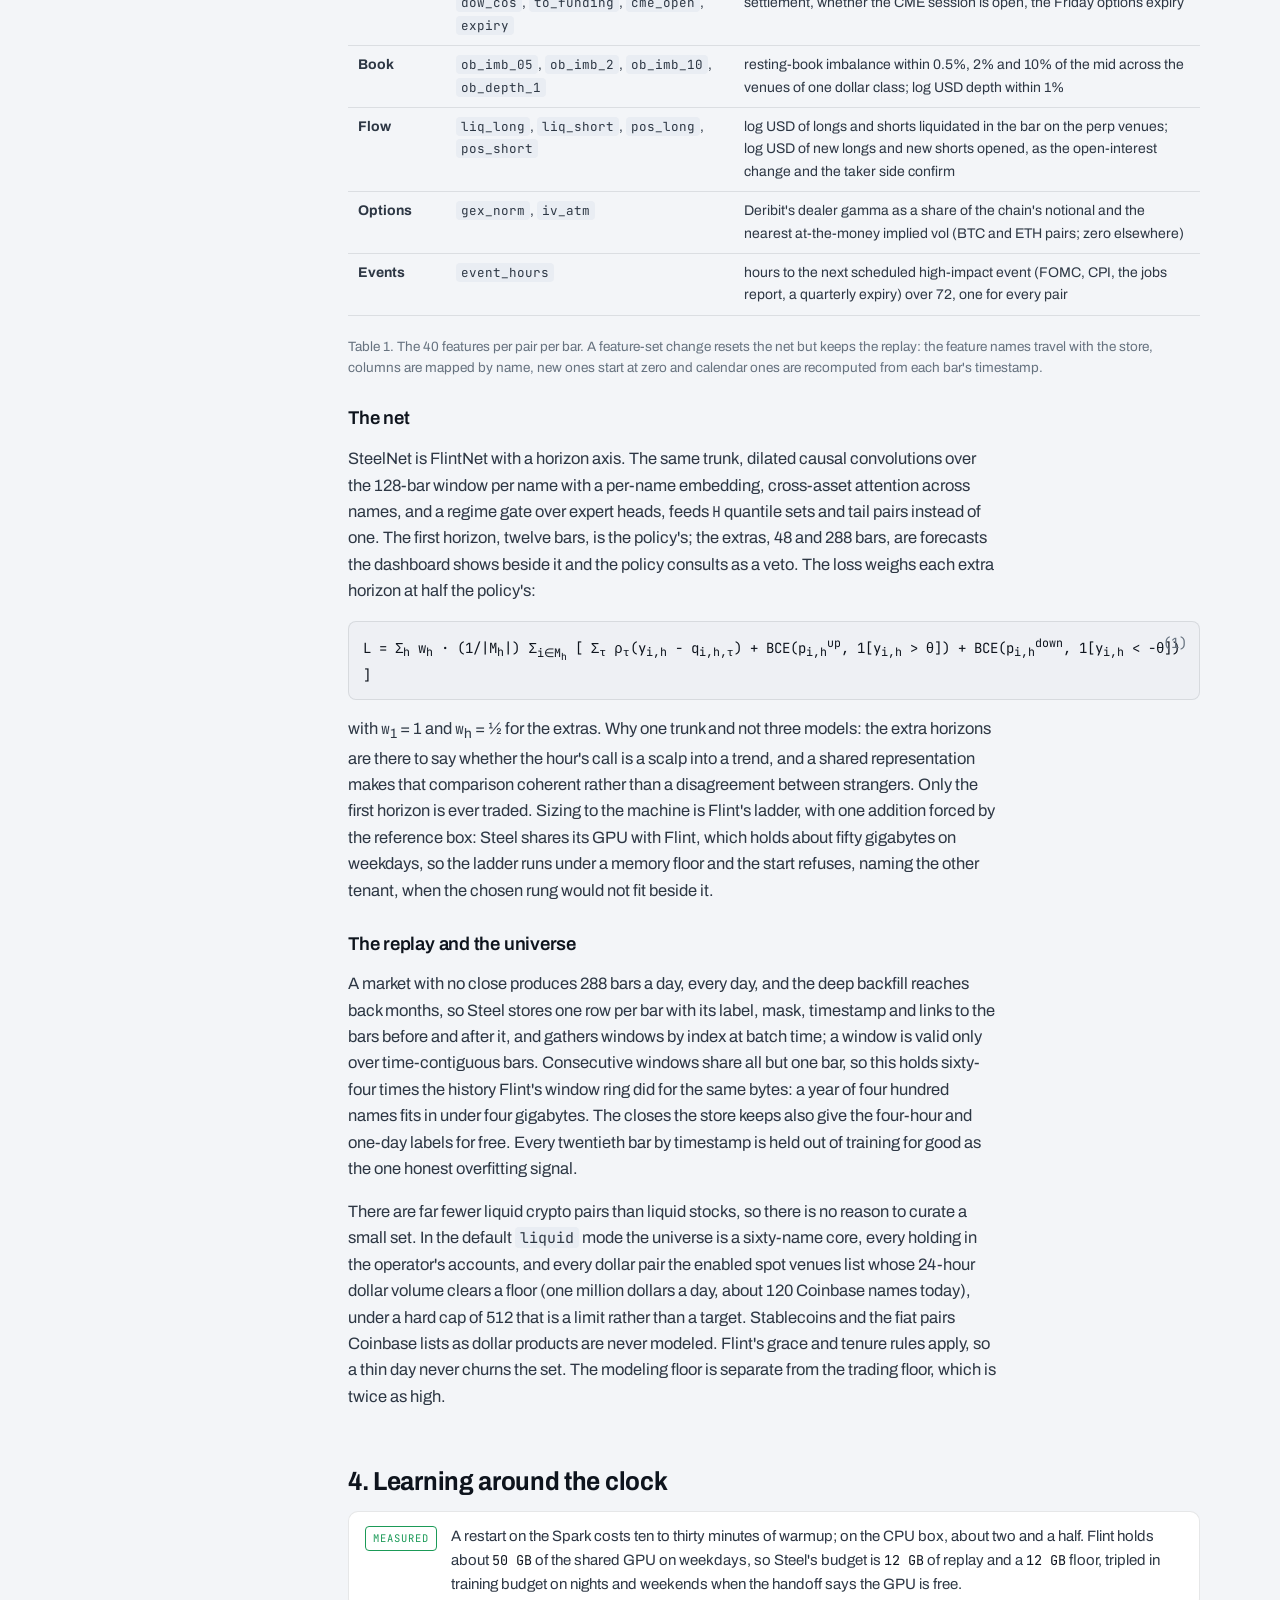
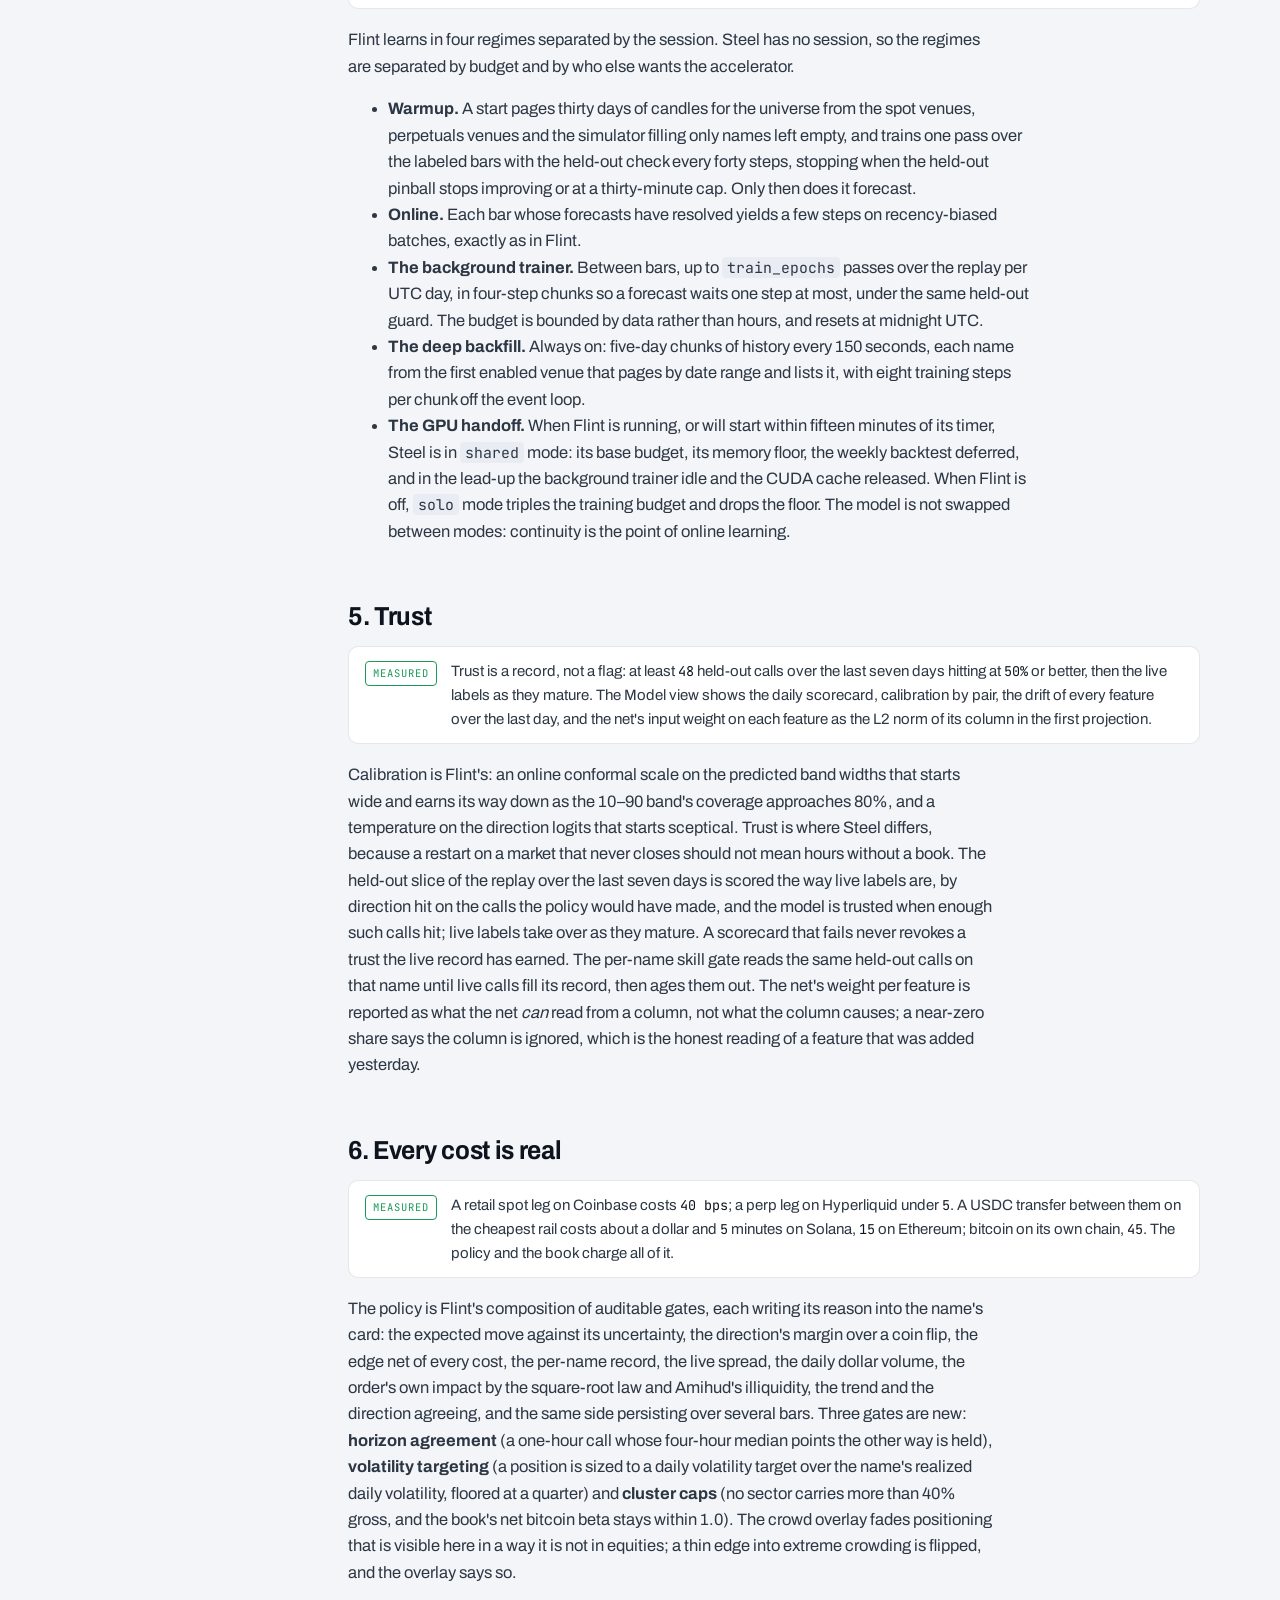
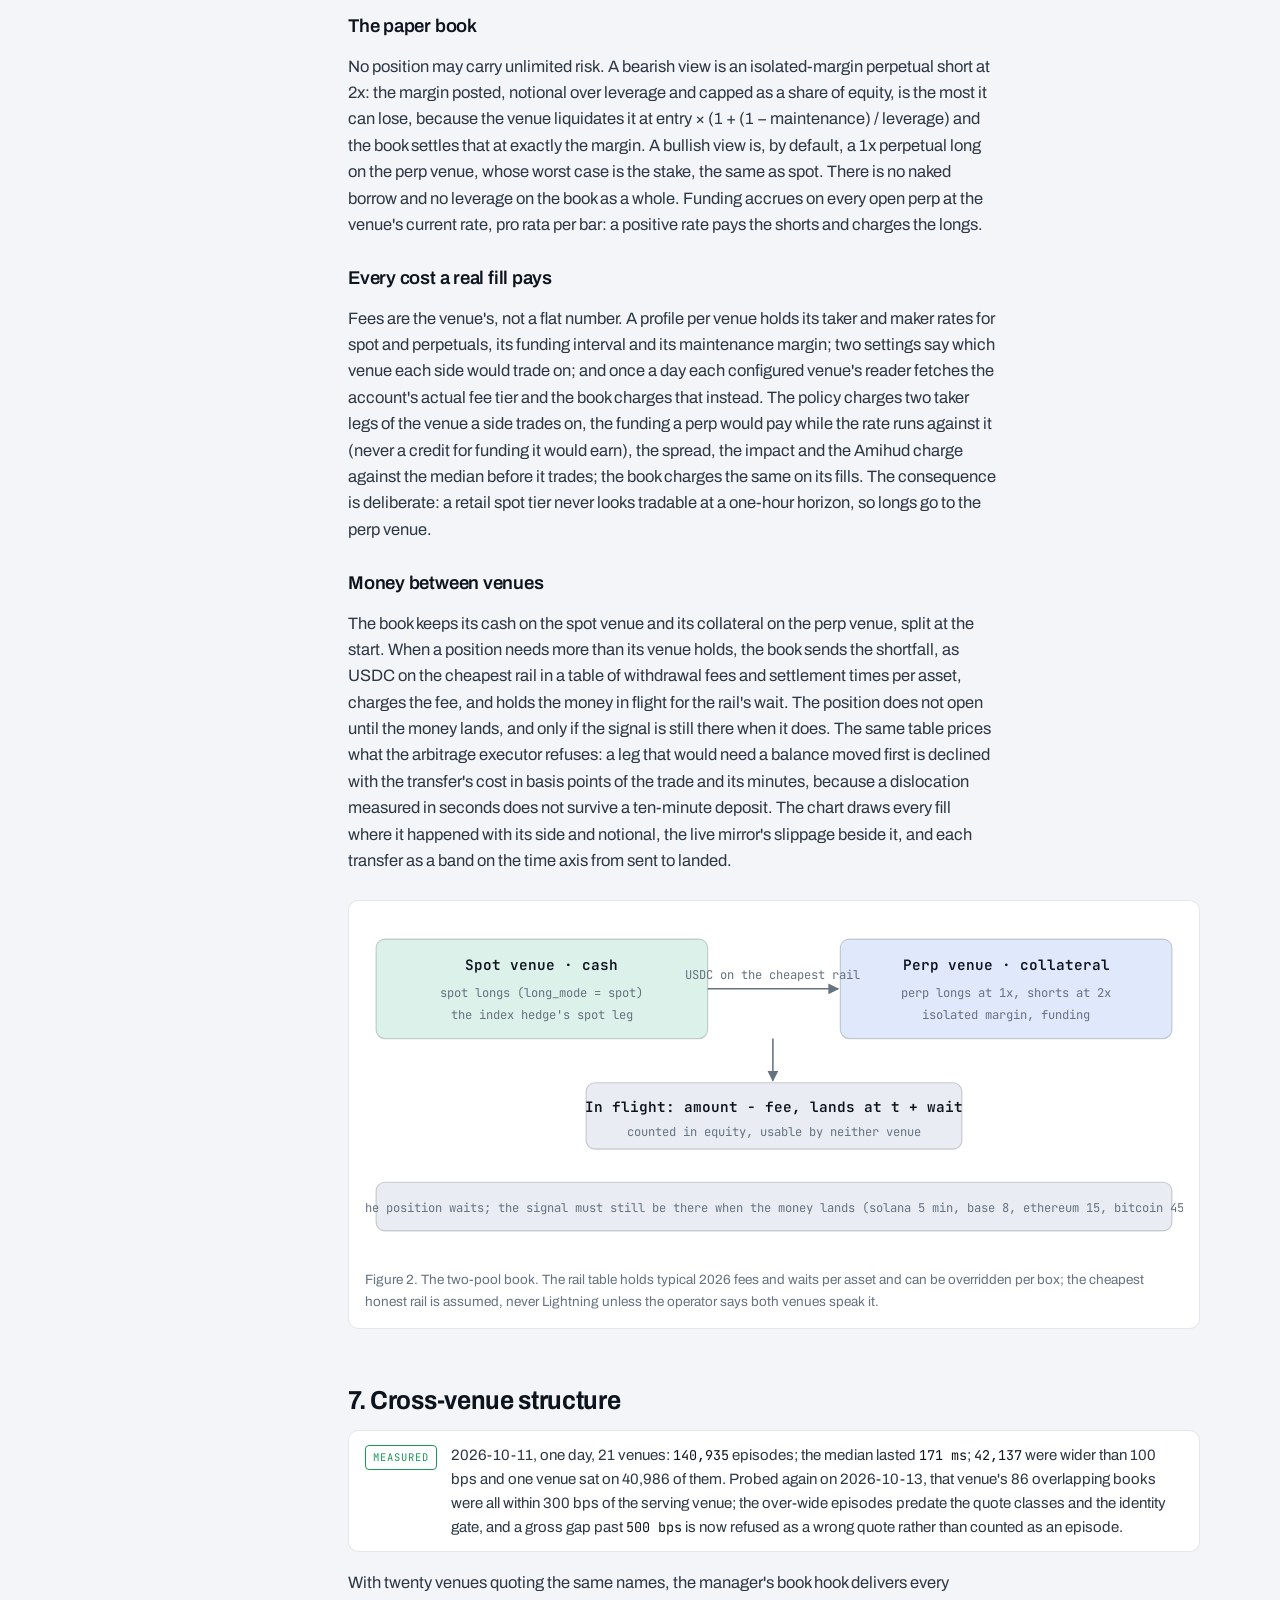
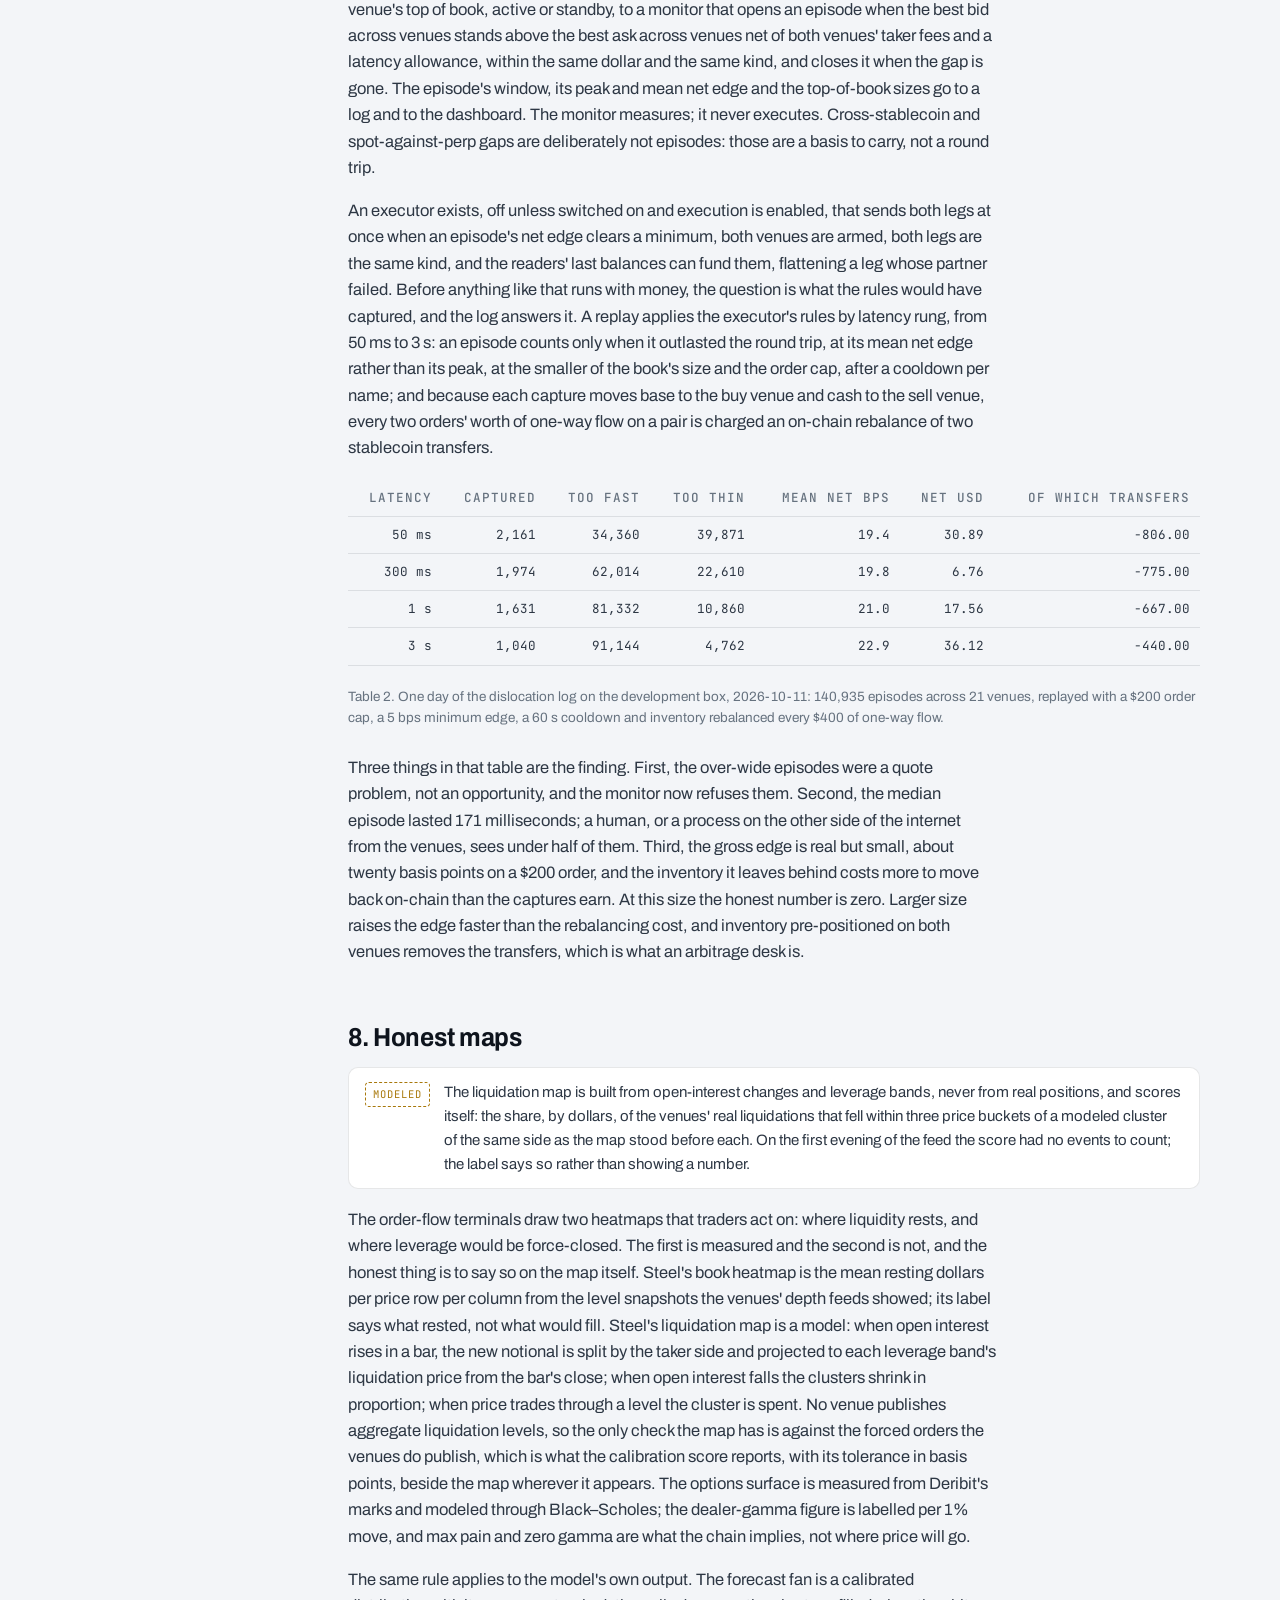
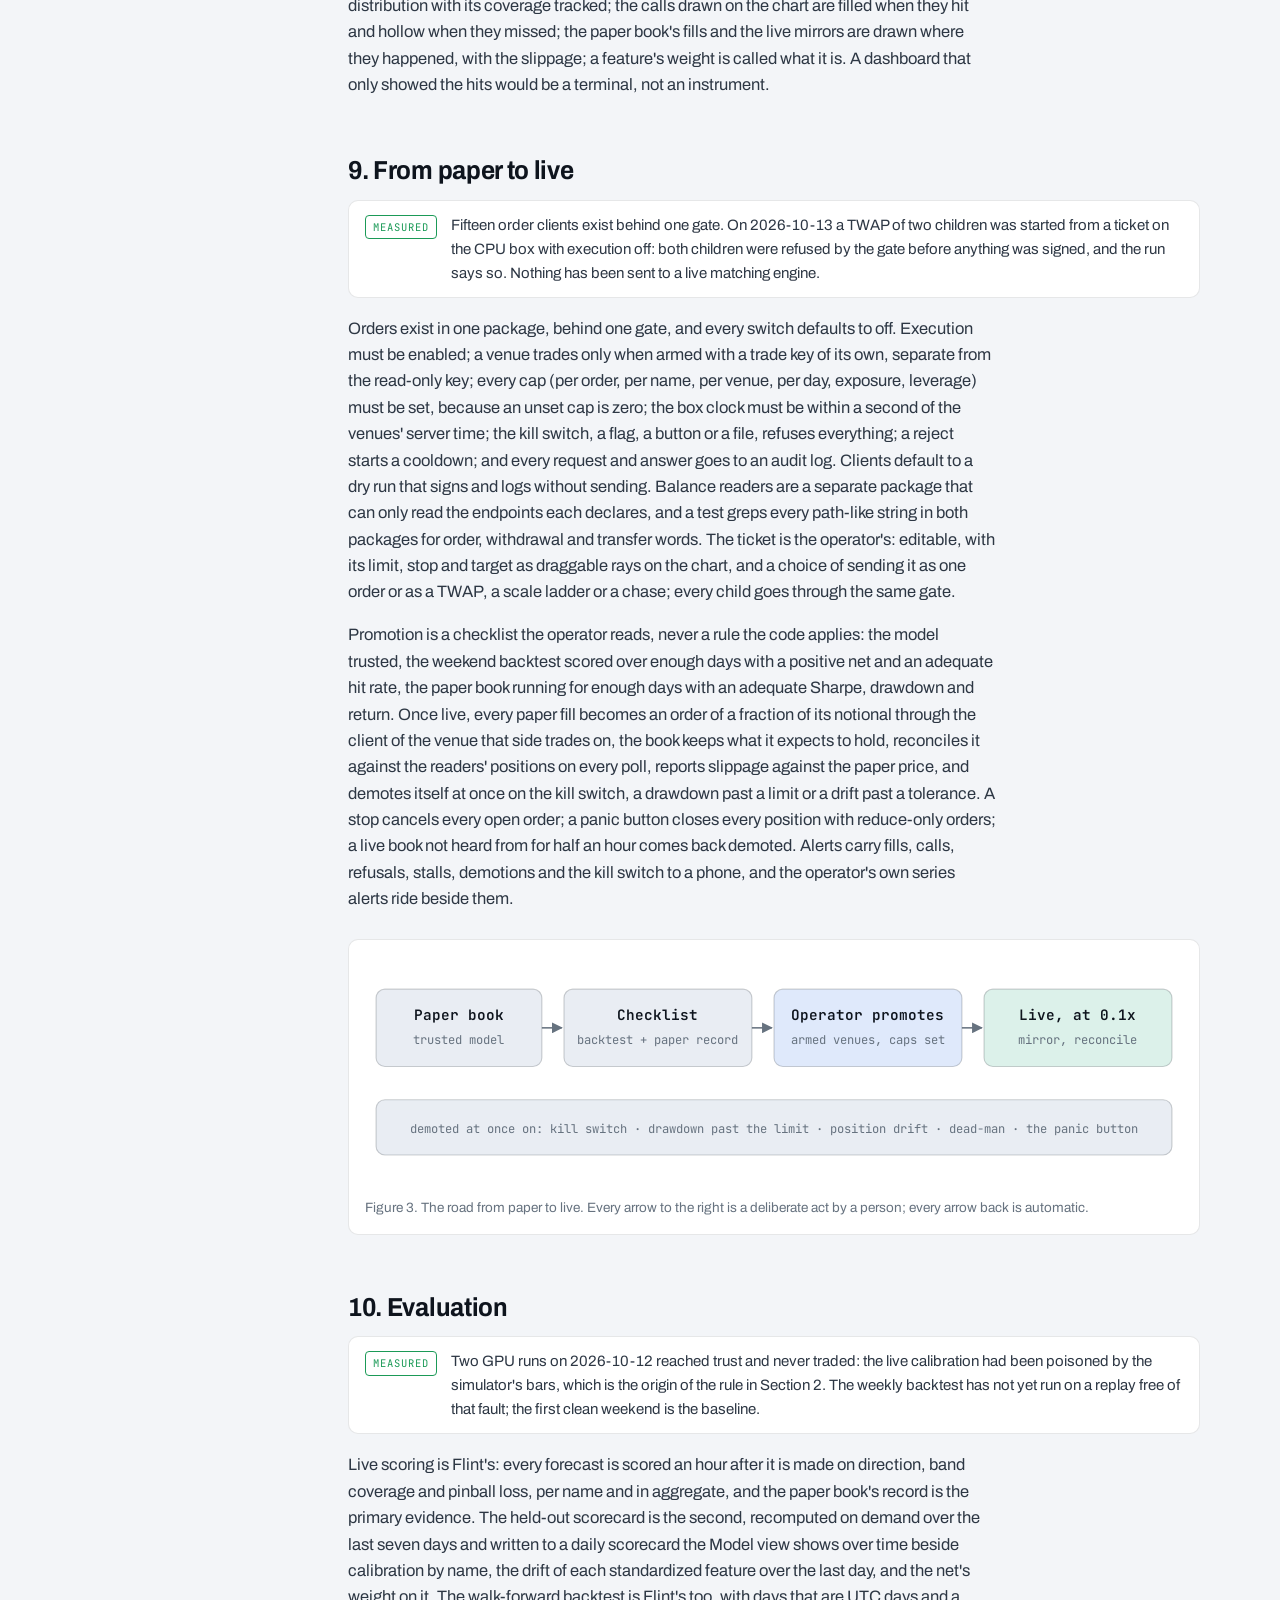
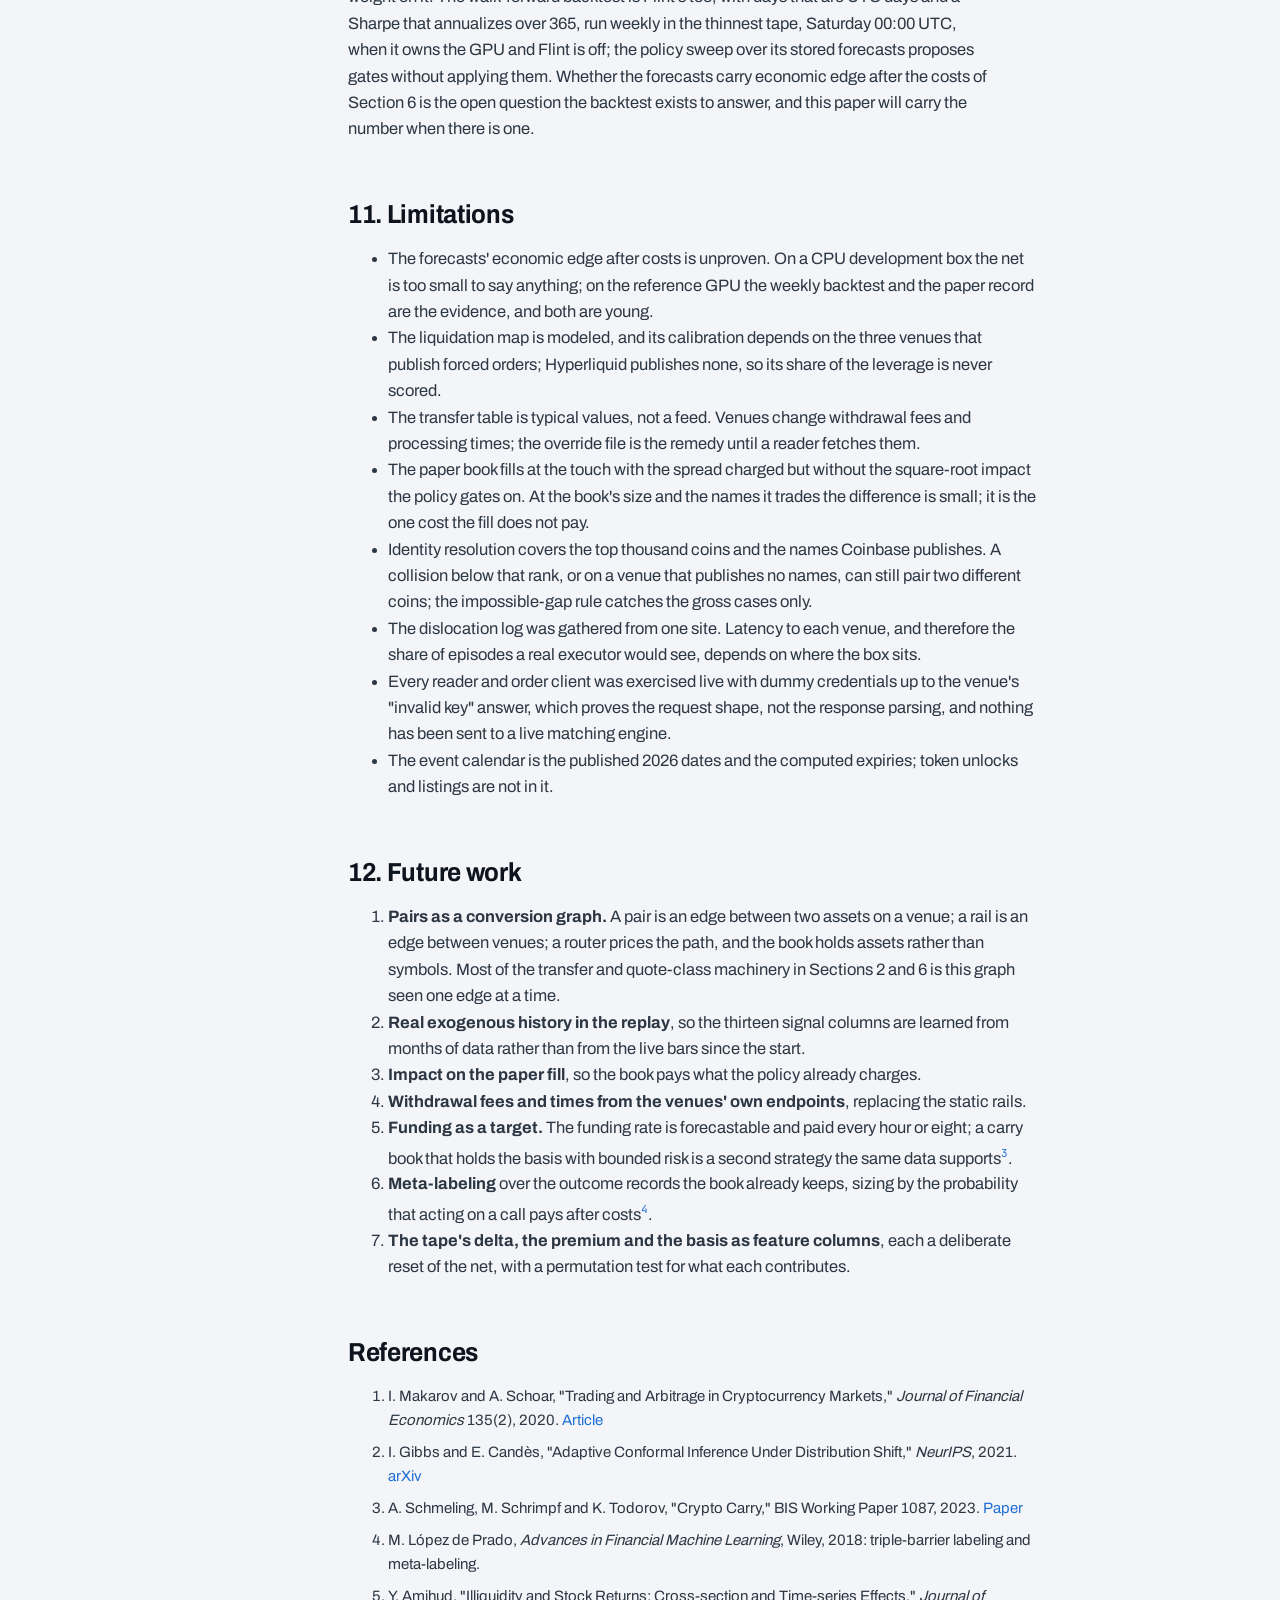
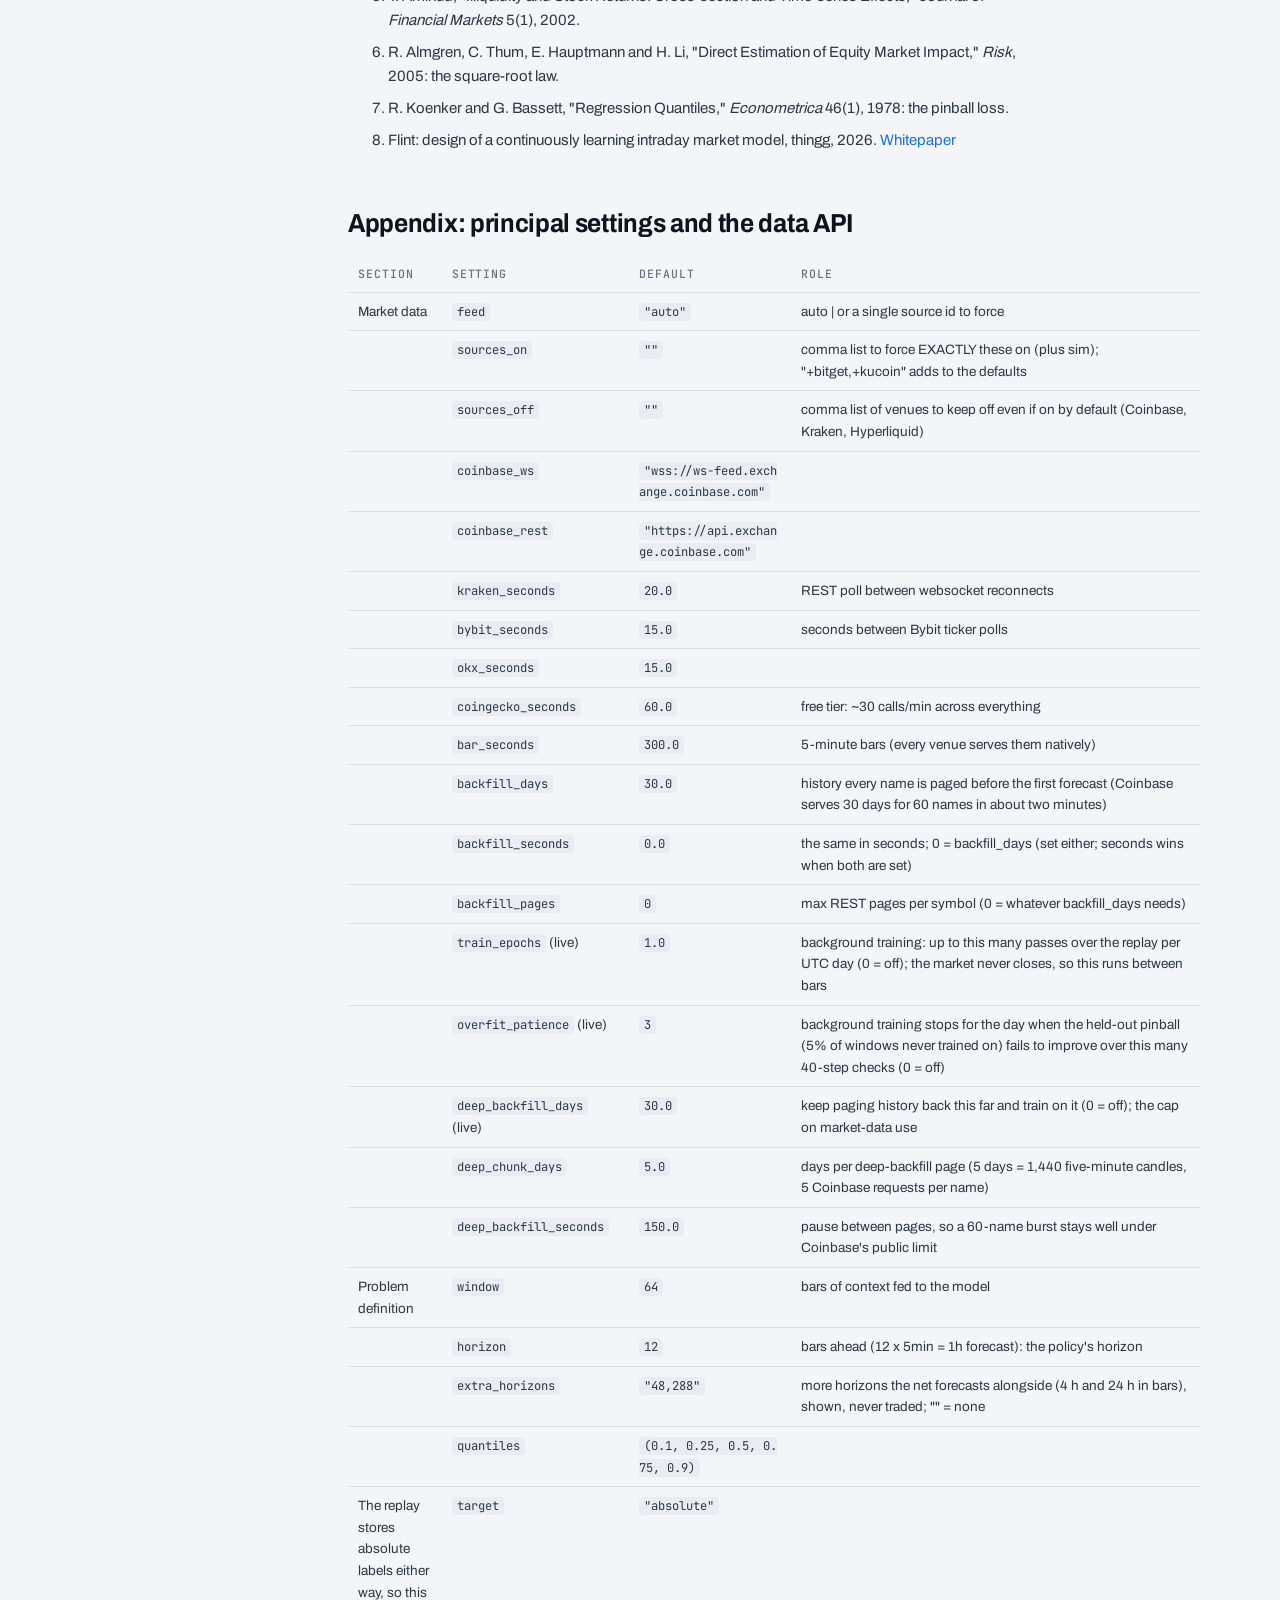
<file: docs/whitepaper.html>
<!doctype html>
<html lang="en">
<head>
<meta charset="utf-8">
<meta name="viewport" content="width=device-width, initial-scale=1">
<title>Steel: measuring a market that never closes, and refusing to pretend</title>
<meta name="description" content="Steel's whitepaper: how a self-hosted crypto market model measures every venue around the clock, forecasts the next hour as a distribution, pays every real cost in simulation, labels every map modeled or measured, and walks from paper to live behind a gate.">
<link rel="icon" href="data:image/svg+xml,%3Csvg xmlns='http://www.w3.org/2000/svg' viewBox='0 0 64 64'%3E%3Crect width='64' height='64' rx='12' fill='%230a0d12'/%3E%3Ctext x='32' y='42' font-family='Arial Black,Arial' font-size='28' font-weight='900' fill='%236fb3ff' text-anchor='middle'%3ES%3C/text%3E%3Crect x='14' y='48' width='36' height='3' rx='1.5' fill='%23f2c14e'/%3E%3C/svg%3E">
<link rel="stylesheet" href="fonts/fonts.css">
<style>
  /* Steel's paper: the dashboard's tokens; Archivo for text, JetBrains Mono for every number; a measured/modeled tag on every figure */
  :root{
    --bg:#0a0d12; --surface:#11161e; --surface2:#171d27; --border:rgba(238,242,246,.1); --border2:rgba(238,242,246,.18);
    --ink:rgba(238,242,246,.94); --ink2:rgba(238,242,246,.76); --muted:rgba(238,242,246,.5);
    --temper:#6fb3ff; --straw:#f2c14e; --up:#45d483; --down:#ff5c6a;
    --hot:#162236; --cool:#13261f; --shade:#2a3444; --shade2:#1c2330; --code-bg:#080b0f;
    color-scheme:dark;
    --sans:"Archivo",system-ui,-apple-system,"Segoe UI",Roboto,Helvetica,Arial,sans-serif;
    --mono:"JetBrains Mono",ui-monospace,SFMono-Regular,"SF Mono",Menlo,Consolas,monospace;
    --max:1120px; --col:72ch;
  }
  @media (prefers-color-scheme: light){
    :root:not([data-theme="dark"]){
      --bg:#f3f5f8; --surface:#ffffff; --surface2:#e9edf3; --border:rgba(12,20,32,.1); --border2:rgba(12,20,32,.2);
      --ink:#0e141d; --ink2:#2d3744; --muted:#66727f; --temper:#1f6fd6; --straw:#a8780b; --up:#1b9a57; --down:#d23b4a;
      --hot:#dfe9fb; --cool:#dcf1ea; --shade:#c3ccd6; --shade2:#e4e7ee; --code-bg:#eef0f4; color-scheme:light;
    }
  }
  :root[data-theme="light"]{
    --bg:#f3f5f8; --surface:#ffffff; --surface2:#e9edf3; --border:rgba(12,20,32,.1); --border2:rgba(12,20,32,.2);
    --ink:#0e141d; --ink2:#2d3744; --muted:#66727f; --temper:#1f6fd6; --straw:#a8780b; --up:#1b9a57; --down:#d23b4a;
    --hot:#dfe9fb; --cool:#dcf1ea; --shade:#c3ccd6; --shade2:#e4e7ee; --code-bg:#eef0f4; color-scheme:light;
  }
  *{box-sizing:border-box}
  html{scroll-behavior:smooth}
  body{margin:0;background:var(--bg);color:var(--ink2);font-family:var(--sans);line-height:1.6;font-size:16.5px;-webkit-font-smoothing:antialiased}
  a{color:var(--temper);text-decoration:none} a:hover{text-decoration:underline}
  h1,h2,h3,h4{color:var(--ink);line-height:1.15;margin:0 0 .5em;letter-spacing:-.012em;text-wrap:balance}
  h1{font-size:clamp(30px,4.6vw,46px);font-weight:800;font-variation-settings:"wdth" 88;font-stretch:88%}
  h2{font-size:26px;font-weight:700;margin-top:2.2em;font-variation-settings:"wdth" 92;font-stretch:92%}
  h3{font-size:18.5px;font-weight:600;margin-top:1.6em}
  p,li{max-width:var(--col)}
  code,var,.num{font-family:var(--mono);font-style:normal;font-size:.9em;font-variant-numeric:tabular-nums slashed-zero}
  code{background:var(--surface2);padding:1px 5px;border-radius:4px}
  .wrap{max-width:var(--max);margin:0 auto;padding:0 24px}
  header.nav{position:sticky;top:0;z-index:10;background:color-mix(in srgb,var(--bg) 86%,transparent);backdrop-filter:blur(10px);border-bottom:1px solid var(--border)}
  .nav .wrap{display:flex;align-items:center;gap:18px;height:60px}
  .brand{display:inline-flex;flex-direction:column;gap:4px;color:var(--ink)} .brand a{color:var(--ink)}
  .wordmark{font-weight:800;font-variation-settings:"wdth" 80;font-stretch:80%;letter-spacing:.14em;font-size:18px;line-height:1}
  .temperline{display:block;height:2px;width:100%;border-radius:1px;background:linear-gradient(90deg,#f2c14e 0%,#c76a3a 30%,#7a3f8f 55%,#3a5fbf 75%,#6fb3ff 100%);background-size:200% 100%;animation:temper 7s linear infinite alternate}
  @keyframes temper{to{background-position:100% 0}} @media(prefers-reduced-motion:reduce){.temperline{animation:none}}
  .nav nav{margin-left:auto;display:flex;gap:18px;align-items:center;font-family:var(--mono);font-size:13px}
  .nav nav a{color:var(--ink2)}
  .nav .tgl{border:1px solid var(--border2);border-radius:8px;padding:5px 10px;background:transparent;color:var(--ink);font:inherit;font-size:15px;line-height:1;cursor:pointer}
  @media(max-width:640px){.nav nav a.hide-sm{display:none}}
  .paper{display:grid;grid-template-columns:220px minmax(0,1fr);gap:48px;padding:48px 0 80px}
  @media(max-width:900px){.paper{grid-template-columns:minmax(0,1fr)}}
  .toc{position:sticky;top:84px;align-self:start;font-family:var(--mono);font-size:12.5px;line-height:1.5}
  .toc b{display:block;color:var(--muted);letter-spacing:.1em;text-transform:uppercase;font-size:11px;margin-bottom:8px}
  .toc a{display:block;color:var(--ink2);padding:3px 0;border-left:2px solid transparent;padding-left:10px;margin-left:-12px}
  .toc a:hover{color:var(--ink);text-decoration:none;border-color:var(--temper)}
  @media(max-width:900px){.toc{position:static;display:flex;flex-wrap:wrap;gap:4px 14px}.toc b{width:100%}.toc a{margin:0;padding:0;border:0}}
  .eyebrow{font-family:var(--mono);font-size:12px;letter-spacing:.14em;text-transform:uppercase;color:var(--straw);margin-bottom:14px}
  .byline{color:var(--muted);font-size:14.5px;font-family:var(--mono)}
  .abstract{background:var(--surface);border:1px solid var(--border);border-left:3px solid var(--temper);border-radius:0 10px 10px 0;padding:18px 20px;margin:26px 0;max-width:none}
  .abstract b{display:block;color:var(--ink);margin-bottom:6px;font-family:var(--mono);font-size:12px;letter-spacing:.1em;text-transform:uppercase}
  .meas{display:grid;grid-template-columns:auto 1fr;gap:10px 14px;align-items:start;background:var(--surface);border:1px solid var(--border);border-radius:10px;padding:12px 16px;margin:14px 0 18px;max-width:none;font-size:15px}
  .meas .tag{font-family:var(--mono);font-size:10.5px;letter-spacing:.1em;text-transform:uppercase;border-radius:4px;padding:3px 7px;white-space:nowrap;margin-top:2px}
  .tag.measured{color:var(--up);border:1px solid var(--up)} .tag.modeled{color:var(--straw);border:1px dashed var(--straw)}
  .meas .num{color:var(--ink)}
  .fig{margin:26px 0;background:var(--surface);border:1px solid var(--border);border-radius:10px;padding:16px}
  .fig svg{width:100%;height:auto;display:block;font-family:var(--mono)}
  .fig .cap,.table-wrap caption{font-size:13.5px;color:var(--muted);margin-top:10px;caption-side:bottom;text-align:left;padding-top:10px}
  .bx{fill:var(--surface2);stroke:var(--border2)} .bx.hot{fill:var(--hot)} .bx.cool{fill:var(--cool)}
  .lbl{fill:var(--ink2);font-size:12px} .lbl.b{fill:var(--ink);font-weight:600;font-size:13px} .lbl.m{fill:var(--muted);font-size:11px}
  .ar{stroke:var(--muted);stroke-width:1.4;fill:none;marker-end:url(#arr)}
  .table-wrap{overflow-x:auto;margin:18px 0 26px}
  table{border-collapse:collapse;width:100%;font-size:14px}
  th,td{text-align:left;padding:8px 10px;border-bottom:1px solid var(--border);vertical-align:top}
  th{font-family:var(--mono);font-size:11.5px;letter-spacing:.08em;text-transform:uppercase;color:var(--muted);font-weight:500}
  td.num,th.num{text-align:right;font-family:var(--mono);font-variant-numeric:tabular-nums}
  .t-settings{table-layout:fixed} .t-settings th:nth-child(1){width:11%} .t-settings th:nth-child(2){width:22%} .t-settings th:nth-child(3){width:19%}
  .t-settings code{white-space:normal;word-break:break-all} .t-settings td{font-size:13.5px}
  .eq{font-family:var(--mono);font-size:14px;background:var(--code-bg);border:1px solid var(--border);border-radius:8px;padding:12px 14px;margin:14px 0;overflow-x:auto;color:var(--ink);position:relative}
  .eq .n{position:absolute;right:12px;top:10px;color:var(--muted)}
  ol.refs li{margin-bottom:8px;font-size:15px} sup.r a{font-family:var(--mono);font-size:11px}
  footer{border-top:1px solid var(--border);padding:24px 0;font-family:var(--mono);font-size:12.5px;color:var(--muted)}
  footer .wrap{display:flex;flex-wrap:wrap;gap:8px 20px;align-items:center}
</style>
<script>(function(){try{var t=localStorage.getItem("steel.theme");if(t==="light"||t==="dark")document.documentElement.dataset.theme=t;}catch(e){}})();</script>
</head>
<body>
<header class="nav"><div class="wrap">
  <span class="brand"><a href="index.html"><span class="wordmark">STEEL</span></a><span class="temperline"></span></span>
  <nav><a href="index.html" class="hide-sm">Overview</a><a href="#measure" class="hide-sm">Measurement</a><a href="#costs" class="hide-sm">Costs</a><a href="#maps" class="hide-sm">Honest maps</a><a href="#live">Live</a><a href="https://github.com/thingg-co/steel">GitHub</a><button class="tgl" id="theme" type="button" title="switch theme">☀</button></nav>
</div></header>

<div class="wrap paper">
  <aside class="toc">
    <b>Contents</b>
    <a href="#abstract">Abstract</a>
    <a href="#intro">1. A market that never closes</a>
    <a href="#measure">2. Measuring the market</a>
    <a href="#features">3. From measurement to features</a>
    <a href="#learning">4. Learning around the clock</a>
    <a href="#trust">5. Trust</a>
    <a href="#costs">6. Every cost is real</a>
    <a href="#cross">7. Cross-venue structure</a>
    <a href="#maps">8. Honest maps</a>
    <a href="#live">9. From paper to live</a>
    <a href="#evaluation">10. Evaluation</a>
    <a href="#limits">11. Limitations</a>
    <a href="#future">12. Future work</a>
    <a href="#refs">References</a>
    <a href="#appendix">Appendix</a>
  </aside>

  <article>
    <div class="eyebrow">Whitepaper · version 0.2 · October 2026</div>
    <h1>Steel: measuring a market that never closes, and refusing to pretend</h1>
    <p class="byline">thingg, LLC · source at <a href="https://github.com/thingg-co/steel">github.com/thingg-co/steel</a> · PolyForm Noncommercial · a sibling of <a href="https://flint.thingg.co">Flint</a>, whose paper this one assumes and does not repeat. Steel is a research instrument, not investment advice.</p>

    <div class="abstract" id="abstract"><b>Abstract</b>
      Steel is a single self-hosted process that listens to every print and every resting order on twenty-one crypto venues around the clock, forecasts each pair's one-hour return distribution on five-minute bars, and trains online as those forecasts resolve. This paper is organised around the two things that make it different from a trading terminal and from its equity sibling. First, it <i>measures</i>: the tape, the books, the derivatives feeds, the options surface and the calendar are stores with an API, and every number the dashboard shows names where it came from. Second, it <i>refuses to pretend</i>: a paper fill pays the venue's fee, the spread, funding by side, impact and the on-chain transfer's fee and wait; a short is an isolated-margin perpetual whose margin is the most it can lose; every map is labelled modeled or measured, and the modeled liquidation map scores itself against the venues' real forced orders; nothing is sent to a venue unless the operator armed it, and then only through a gate that defaults to a dry run. Each section opens with a measurement from a real run and its date. The honest findings so far: on the development box, small-size cross-venue arbitrage nets about nothing once bad quotes are excluded and on-chain inventory is charged; the forecasts' economic edge after costs is the open question the weekly backtest and the paper book exist to answer.
    </div>

    <h2 id="intro">1. A market that never closes</h2>
    <div class="meas"><span class="tag measured">measured</span><span>On the reference box Steel has run through 2026-10-12 and 2026-10-13 without a session boundary: 288 bars a day per pair, budgets and limits turning over at <span class="num">00:00 UTC</span>, and a stall alarm that fired twice when a venue's socket died and no closed market excused it.</span></div>
    <p>Flint's six principles stand: distributions rather than points, the clock as the only train/test split, one network for the cross-section, defined risk only, everything observable, and one machine that nothing leaves. Crypto adds a seventh, which this paper returns to repeatedly: <b>the simulation pays every cost a real action would</b>, including the costs that equities do not have. A paper book that skipped a withdrawal fee or a ten-minute settlement would flatter the policy on exactly the trades that fail in practice. And an eighth, which gives Section 8 its name: <b>a map that is modeled says so, and says how well it has done</b>.</p>
    <p>Five differences from equities drive the rest of the design.</p>
    <ol>
      <li><b>No session.</b> There is no close to train through, no overnight gap, no open to wait for. Budgets, limits and refreshes turn over at 00:00 UTC. A gap in the tape is never a holiday; it is an alarm.</li>
      <li><b>Many venues, one asset.</b> The same coin trades on twenty exchanges with different quote currencies, fees, pair spellings, and occasionally a different coin under the same ticker. The data layer has to merge, rank and disambiguate before anything is modeled.</li>
      <li><b>Derivatives instead of borrowing.</b> There is no stock loan. A short is a perpetual future with isolated margin, which bounds its loss by construction and pays or receives funding every hour or eight. A long can be the same instrument at 1x, which matters because spot retail fees are an order of magnitude higher than perp fees.</li>
      <li><b>Money moves on chains.</b> Capital on one venue is not capital on another until a withdrawal clears and a deposit confirms: minutes for a stablecoin on a fast rail, most of an hour for bitcoin on its own chain, with a fee each way.</li>
      <li><b>The crowd is visible.</b> Funding, open interest, liquidations, the long/short ratio, the basis and the options dealers' gamma are published by the venues themselves, which gives the policy a direct reading of positioning rather than a proxy.</li>
    </ol>

    <div class="fig">
      <svg viewBox="0 0 740 374" role="img" aria-label="The bar loop: venues with failover, bars, features, SteelNet with three horizons, calibration, the policy and the two-venue paper book, with labels returning to the bar store and the learner, and the deep backfill paging history from several venues">
        <defs><marker id="arr" viewBox="0 0 10 10" refX="9" refY="5" markerWidth="7" markerHeight="7" orient="auto-start-reverse"><path d="M0 0L10 5L0 10z" fill="var(--muted)"/></marker></defs>
        <rect class="bx cool" x="10" y="20" width="192" height="80" rx="8"/><text class="lbl b" x="106" y="46" text-anchor="middle">21 venues</text><text class="lbl m" x="106" y="68" text-anchor="middle">tape, books, derivatives</text><text class="lbl m" x="106" y="86" text-anchor="middle">quote class, identity</text>
        <rect class="bx" x="220" y="20" width="140" height="80" rx="8"/><text class="lbl b" x="290" y="46" text-anchor="middle">Bars</text><text class="lbl m" x="290" y="68" text-anchor="middle">5 min, 24/7</text><text class="lbl m" x="290" y="86" text-anchor="middle">real trades</text>
        <rect class="bx" x="378" y="20" width="130" height="80" rx="8"/><text class="lbl b" x="443" y="46" text-anchor="middle">Features</text><text class="lbl m" x="443" y="68" text-anchor="middle">40 per pair</text><text class="lbl m" x="443" y="86" text-anchor="middle">z-scored</text>
        <rect class="bx hot" x="526" y="20" width="202" height="98" rx="8"/><text class="lbl b" x="627" y="46" text-anchor="middle">SteelNet</text><text class="lbl m" x="627" y="68" text-anchor="middle">quantiles at 1 h, 4 h, 24 h</text><text class="lbl m" x="627" y="86" text-anchor="middle">up/down, gate, attention</text><text class="lbl m" x="627" y="104" text-anchor="middle">128-bar window</text>
        <path class="ar" d="M202 60H218"/><path class="ar" d="M360 60H376"/><path class="ar" d="M508 60H524"/>
        <rect class="bx" x="579" y="158" width="151" height="80" rx="8"/><text class="lbl b" x="654.5" y="184" text-anchor="middle">Calibration</text><text class="lbl m" x="654.5" y="206" text-anchor="middle">band scale s</text><text class="lbl m" x="654.5" y="224" text-anchor="middle">temperature T</text>
        <rect class="bx" x="307" y="158" width="254" height="80" rx="8"/><text class="lbl b" x="434" y="184" text-anchor="middle">Policy, then the book</text><text class="lbl m" x="434" y="206" text-anchor="middle">gates, vol target, clusters</text><text class="lbl m" x="434" y="224" text-anchor="middle">perps on two venues</text>
        <rect class="bx hot" x="10" y="158" width="223" height="80" rx="8"/><text class="lbl b" x="121.5" y="184" text-anchor="middle">Online learner</text><text class="lbl m" x="121.5" y="206" text-anchor="middle">steps per label</text><text class="lbl m" x="121.5" y="224" text-anchor="middle">a budget per UTC day</text>
        <path class="ar" d="M627 118V156"/><path class="ar" d="M579 198H563"/><path class="ar" d="M121.5 158V138H556V120"/>
        <text class="lbl m" x="338.75" y="132" text-anchor="middle">weights</text>
        <rect class="bx cool" x="10" y="280" width="244" height="80" rx="8"/><text class="lbl b" x="132" y="306" text-anchor="middle">Deep backfill, always on</text><text class="lbl m" x="132" y="328" text-anchor="middle">each name from the first</text><text class="lbl m" x="132" y="346" text-anchor="middle">venue that pages it</text>
        <rect class="bx" x="272" y="280" width="192" height="80" rx="8"/><text class="lbl b" x="368" y="306" text-anchor="middle">Bar store</text><text class="lbl m" x="368" y="328" text-anchor="middle">one row per bar</text><text class="lbl m" x="368" y="346" text-anchor="middle">5% held out</text>
        <path class="ar" d="M254 320H270"/><path class="ar" d="M434 238V278"/>
        <text class="lbl m" x="446" y="264">labels at t + 12, 48, 288</text>
        <path class="ar" d="M368 280V260H121.5V240"/>
      </svg>
      <div class="cap">Figure 1. The bar loop, which never pauses. Hot boxes run on the accelerator. The one-hour label is the policy's; the four-hour and one-day labels train the extra horizons and come from the closes the bar store already holds.</div>
    </div>

    <h2 id="measure">2. Measuring the market</h2>
    <div class="meas"><span class="tag measured">measured</span><span>2026-10-13, a CPU box with six venues enabled for three core pairs: <span class="num">3,400</span> prints a minute on the tape; <span class="num">325</span> live order books from five venues; open interest of <span class="num">$18.2B</span> in BTC across Binance, Bybit, OKX and Hyperliquid with an OI-weighted funding of <span class="num">+0.0069%</span> per 8 h; <span class="num">592</span> BTC contracts on Deribit giving a dealer gamma of <span class="num">+172M</span> per 1% with zero gamma at 88,000 and max pain at 80,000; <span class="num">159</span> builder-deployed markets on ten Hyperliquid dexes, counted and not modeled.</span></div>
    <p>A trading terminal shows what the venues publish. Steel stores it, so that the model, the dashboard and other programs read the same thing, and so that every number can say where it came from. Six stores, each a module with an API route:</p>
    <ul>
      <li><b>The tape.</b> Every real print from every enabled venue, active or standby, never the simulator, in a ring per pair: the last prints, volume and delta by eleven size bands, CVD per bar, candles at any timeframe, the footprint (sells at the bid and buys at the ask per price bucket, the point of control, the value area, stacked imbalances, the large prints), and each venue's volume-weighted price against a reference venue, which is the premium.</li>
      <li><b>The books.</b> Each venue's resting bids and asks from its depth channel, kept within one dollar class at a time (a USDT book merged with a USD one puts the best bid and ask a basis apart), the seven depth bands in dollars per side, the aggregate ladder with venue shares, and a decimated level history for the heatmap.</li>
      <li><b>The derivatives.</b> Liquidations from Binance, Bybit and OKX (a long liquidated is a forced sell), and open interest, funding, mark and index from those three and Hyperliquid, aggregated with open interest summed in dollars and funding weighted by it. Net positioning reads the open-interest change against the taker side: new longs, new shorts, longs closing, shorts covering; heavy volume on flat open interest adds nothing.</li>
      <li><b>The options surface.</b> Deribit's BTC and ETH chains every ten minutes: Black–Scholes gamma from each mark's implied vol, dealer gamma by strike, the smile per expiry, the term structure, max pain and the zero-gamma level.</li>
      <li><b>The calendar and the crowd.</b> The FOMC, CPI and jobs dates as published, the monthly and quarterly expiries computed, anything else from a file; Polymarket's open crypto markets with the crowd's probabilities; Fear &amp; Greed, Reddit, funding, the long/short ratio, open interest and the basis as the crowd overlay reads them.</li>
      <li><b>The dislocations.</b> Every venue's top of book against every other's, within the same dollar and the same kind, net of both venues' taker fees (Section 7).</li>
    </ul>
    <p>Each name is owned by the highest-priority enabled venue that lists it and is fresh; ownership fails over without operator action. Three venues are on out of the box (Coinbase, Kraken and Hyperliquid, the one perpetuals venue); the rest are present but off, because a box in a region a venue blocks, or one that wants two websockets rather than twenty, should start clean. Perpetuals venues rank below every spot venue for price, because a perp is a derivative that funding keeps near spot rather than spot itself. Two rules were learned on the first all-venue run. <b>Quote class.</b> Every venue declares whether its dollar pairs are quoted in USD, USDT or USDC; a standby venue may refresh a name's bid and ask only when its quote matches the active venue's, because a USDT book sat ten basis points above Coinbase's last trade and the policy read that basis as the cost of a fill. <b>Identity.</b> A ticker is not an asset: the same three letters named two different coins on two venues, and the dislocation monitor reported a 300-basis-point arbitrage between them. Steel keeps CoinGecko's top thousand by symbol and the names venues publish, marks a symbol with several ranked coins as ambiguous, and lets such a name pair across venues, or be served at all, only from venues resolved to the same coin. A third rule followed: <b>the simulator never speaks for a name a live venue lists</b>; when every live venue is stale the provider is nobody, so the stall alarm fires instead of a made-up price reaching the labels.</p>
    <p>Bars are built only from real trades; a quote or heartbeat updates the last price and the spread but never forms a candle. The taker side comes from each venue's own convention, which differs enough to be worth a table in the source code: Coinbase reports the maker's side, Binance a flag that the buyer was the maker, most venues the taker directly. Stalls are alarms: with no closed market to excuse them, three bar intervals without a candle while prices tick means a trade stream died, and the dashboard and the alerts say so.</p>

    <h2 id="features">3. From measurement to features</h2>
    <div class="meas"><span class="tag measured">measured</span><span>The net reads <span class="num">40</span> columns per pair per bar. On 2026-10-13 the feature set grew from 29 to 40 in four steps (the books, the flow, the options, the event clock); each step reset the net and kept the replay, the columns mapped by name.</span></div>
    <p>Each name contributes 40 features per bar, standardized by a running mean and variance kept per name. Nine come from the bars; thirteen are exogenous signals joined from the signal loops and held between refreshes; four read the resting order book across venues (the imbalance within 0.5%, 2% and 10% of the mid and the depth within 1%); four are forced and confirmed flow (longs and shorts liquidated in the bar, new longs and new shorts the open-interest change confirms); two are the options surface for BTC and ETH (dealer gamma as a share of the chain and the at-the-money implied vol); one is the clock to the next scheduled high-impact event; seven are functions of the bar's timestamp, which matters in a market where the hour of day, the funding settlement clock and the CME session all shape the tape.</p>
    <div class="table-wrap">
      <table>
        <caption>Table 1. The 40 features per pair per bar. A feature-set change resets the net but keeps the replay: the feature names travel with the store, columns are mapped by name, new ones start at zero and calendar ones are recomputed from each bar's timestamp.</caption>
        <thead><tr><th>Group</th><th>Feature</th><th>Definition</th></tr></thead>
        <tbody>
          <tr><td rowspan="2"><b>Bars</b></td><td><code>ret</code>, <code>range</code>, <code>logvol</code>, <code>imbalance</code>, <code>spread</code></td><td>log return, log high/low, log volume, (buy − sell) / volume from the taker side, bid-ask spread in bps</td></tr>
          <tr><td><code>logtrades</code>, <code>closepos</code>, <code>mom</code>, <code>rvol</code></td><td>log trade count, close position within the bar, the sum and the standard deviation of the last 12 bar returns</td></tr>
          <tr><td rowspan="2"><b>Attention</b></td><td><code>news_sent</code>, <code>news_attn</code></td><td>headline tone from a local FinBERT over the crypto desks, rendered in a headless browser, and the name's share of coverage</td></tr>
          <tr><td><code>reddit_sent</code>, <code>reddit_attn</code></td><td>the same from Reddit crypto chatter</td></tr>
          <tr><td rowspan="3"><b>Positioning</b></td><td><code>fng</code></td><td>the Fear &amp; Greed index</td></tr>
          <tr><td><code>funding</code>, <code>oi_chg</code>, <code>longshort</code>, <code>basis</code></td><td>the perp funding rate, the change in open interest, the retail long/short ratio and the perp-spot basis, per name, from Bybit and Hyperliquid</td></tr>
          <tr><td><code>dvol</code></td><td>Deribit's DVOL, the crypto volatility index</td></tr>
          <tr><td><b>Market</b></td><td><code>btc_dom</code>, <code>breadth</code>, <code>stable_flow</code></td><td>bitcoin dominance, advancers' share across the 250-name radar, the change in stablecoin supply</td></tr>
          <tr><td><b>Calendar</b></td><td><code>hour_sin</code>, <code>hour_cos</code>, <code>dow_sin</code>, <code>dow_cos</code>, <code>to_funding</code>, <code>cme_open</code>, <code>expiry</code></td><td>the hour and the day of week as angles, time to the next funding settlement, whether the CME session is open, the Friday options expiry</td></tr>
          <tr><td><b>Book</b></td><td><code>ob_imb_05</code>, <code>ob_imb_2</code>, <code>ob_imb_10</code>, <code>ob_depth_1</code></td><td>resting-book imbalance within 0.5%, 2% and 10% of the mid across the venues of one dollar class; log USD depth within 1%</td></tr>
          <tr><td><b>Flow</b></td><td><code>liq_long</code>, <code>liq_short</code>, <code>pos_long</code>, <code>pos_short</code></td><td>log USD of longs and shorts liquidated in the bar on the perp venues; log USD of new longs and new shorts opened, as the open-interest change and the taker side confirm</td></tr>
          <tr><td><b>Options</b></td><td><code>gex_norm</code>, <code>iv_atm</code></td><td>Deribit's dealer gamma as a share of the chain's notional and the nearest at-the-money implied vol (BTC and ETH pairs; zero elsewhere)</td></tr>
          <tr><td><b>Events</b></td><td><code>event_hours</code></td><td>hours to the next scheduled high-impact event (FOMC, CPI, the jobs report, a quarterly expiry) over 72, one for every pair</td></tr>
        </tbody>
      </table>
    </div>
    <h3 id="model">The net</h3>
    <p>SteelNet is FlintNet with a horizon axis. The same trunk, dilated causal convolutions over the 128-bar window per name with a per-name embedding, cross-asset attention across names, and a regime gate over expert heads, feeds <var>H</var> quantile sets and tail pairs instead of one. The first horizon, twelve bars, is the policy's; the extras, 48 and 288 bars, are forecasts the dashboard shows beside it and the policy consults as a veto. The loss weighs each extra horizon at half the policy's:</p>
    <div class="eq"><span class="n">(1)</span>L = Σ<sub>h</sub> w<sub>h</sub> · (1/|M<sub>h</sub>|) Σ<sub>i∈M<sub>h</sub></sub> [ Σ<sub>τ</sub> ρ<sub>τ</sub>(y<sub>i,h</sub> − q<sub>i,h,τ</sub>) + BCE(p<sub>i,h</sub><sup>up</sup>, 1[y<sub>i,h</sub> &gt; θ]) + BCE(p<sub>i,h</sub><sup>down</sup>, 1[y<sub>i,h</sub> &lt; −θ]) ]</div>
    <p>with <var>w</var><sub>1</sub> = 1 and <var>w</var><sub>h</sub> = ½ for the extras. Why one trunk and not three models: the extra horizons are there to say whether the hour's call is a scalp into a trend, and a shared representation makes that comparison coherent rather than a disagreement between strangers. Only the first horizon is ever traded. Sizing to the machine is Flint's ladder, with one addition forced by the reference box: Steel shares its GPU with Flint, which holds about fifty gigabytes on weekdays, so the ladder runs under a memory floor and the start refuses, naming the other tenant, when the chosen rung would not fit beside it.</p>
    <h3 id="replay">The replay and the universe</h3>
    <p>A market with no close produces 288 bars a day, every day, and the deep backfill reaches back months, so Steel stores one row per bar with its label, mask, timestamp and links to the bars before and after it, and gathers windows by index at batch time; a window is valid only over time-contiguous bars. Consecutive windows share all but one bar, so this holds sixty-four times the history Flint's window ring did for the same bytes: a year of four hundred names fits in under four gigabytes. The closes the store keeps also give the four-hour and one-day labels for free. Every twentieth bar by timestamp is held out of training for good as the one honest overfitting signal.</p>
    <p>There are far fewer liquid crypto pairs than liquid stocks, so there is no reason to curate a small set. In the default <code>liquid</code> mode the universe is a sixty-name core, every holding in the operator's accounts, and every dollar pair the enabled spot venues list whose 24-hour dollar volume clears a floor (one million dollars a day, about 120 Coinbase names today), under a hard cap of 512 that is a limit rather than a target. Stablecoins and the fiat pairs Coinbase lists as dollar products are never modeled. Flint's grace and tenure rules apply, so a thin day never churns the set. The modeling floor is separate from the trading floor, which is twice as high.</p>

    <h2 id="learning">4. Learning around the clock</h2>
    <div class="meas"><span class="tag measured">measured</span><span>A restart on the Spark costs ten to thirty minutes of warmup; on the CPU box, about two and a half. Flint holds about <span class="num">50 GB</span> of the shared GPU on weekdays, so Steel's budget is <span class="num">12 GB</span> of replay and a <span class="num">12 GB</span> floor, tripled in training budget on nights and weekends when the handoff says the GPU is free.</span></div>
    <p>Flint learns in four regimes separated by the session. Steel has no session, so the regimes are separated by budget and by who else wants the accelerator.</p>
    <ul>
      <li><b>Warmup.</b> A start pages thirty days of candles for the universe from the spot venues, perpetuals venues and the simulator filling only names left empty, and trains one pass over the labeled bars with the held-out check every forty steps, stopping when the held-out pinball stops improving or at a thirty-minute cap. Only then does it forecast.</li>
      <li><b>Online.</b> Each bar whose forecasts have resolved yields a few steps on recency-biased batches, exactly as in Flint.</li>
      <li><b>The background trainer.</b> Between bars, up to <code>train_epochs</code> passes over the replay per UTC day, in four-step chunks so a forecast waits one step at most, under the same held-out guard. The budget is bounded by data rather than hours, and resets at midnight UTC.</li>
      <li><b>The deep backfill.</b> Always on: five-day chunks of history every 150 seconds, each name from the first enabled venue that pages by date range and lists it, with eight training steps per chunk off the event loop.</li>
      <li><b>The GPU handoff.</b> When Flint is running, or will start within fifteen minutes of its timer, Steel is in <code>shared</code> mode: its base budget, its memory floor, the weekly backtest deferred, and in the lead-up the background trainer idle and the CUDA cache released. When Flint is off, <code>solo</code> mode triples the training budget and drops the floor. The model is not swapped between modes: continuity is the point of online learning.</li>
    </ul>

    <h2 id="trust">5. Trust</h2>
    <div class="meas"><span class="tag measured">measured</span><span>Trust is a record, not a flag: at least <span class="num">48</span> held-out calls over the last seven days hitting at <span class="num">50%</span> or better, then the live labels as they mature. The Model view shows the daily scorecard, calibration by pair, the drift of every feature over the last day, and the net's input weight on each feature as the L2 norm of its column in the first projection.</span></div>
    <p>Calibration is Flint's: an online conformal scale on the predicted band widths that starts wide and earns its way down as the 10–90 band's coverage approaches 80%, and a temperature on the direction logits that starts sceptical. Trust is where Steel differs, because a restart on a market that never closes should not mean hours without a book. The held-out slice of the replay over the last seven days is scored the way live labels are, by direction hit on the calls the policy would have made, and the model is trusted when enough such calls hit; live labels take over as they mature. A scorecard that fails never revokes a trust the live record has earned. The per-name skill gate reads the same held-out calls on that name until live calls fill its record, then ages them out. The net's weight per feature is reported as what the net <i>can</i> read from a column, not what the column causes; a near-zero share says the column is ignored, which is the honest reading of a feature that was added yesterday.</p>

    <h2 id="costs">6. Every cost is real</h2>
    <div class="meas"><span class="tag measured">measured</span><span>A retail spot leg on Coinbase costs <span class="num">40 bps</span>; a perp leg on Hyperliquid under <span class="num">5</span>. A USDC transfer between them on the cheapest rail costs about a dollar and <span class="num">5</span> minutes on Solana, <span class="num">15</span> on Ethereum; bitcoin on its own chain, <span class="num">45</span>. The policy and the book charge all of it.</span></div>
    <p>The policy is Flint's composition of auditable gates, each writing its reason into the name's card: the expected move against its uncertainty, the direction's margin over a coin flip, the edge net of every cost, the per-name record, the live spread, the daily dollar volume, the order's own impact by the square-root law and Amihud's illiquidity, the trend and the direction agreeing, and the same side persisting over several bars. Three gates are new: <b>horizon agreement</b> (a one-hour call whose four-hour median points the other way is held), <b>volatility targeting</b> (a position is sized to a daily volatility target over the name's realized daily volatility, floored at a quarter) and <b>cluster caps</b> (no sector carries more than 40% gross, and the book's net bitcoin beta stays within 1.0). The crowd overlay fades positioning that is visible here in a way it is not in equities; a thin edge into extreme crowding is flipped, and the overlay says so.</p>
    <h3 id="book">The paper book</h3>
    <p>No position may carry unlimited risk. A bearish view is an isolated-margin perpetual short at 2x: the margin posted, notional over leverage and capped as a share of equity, is the most it can lose, because the venue liquidates it at entry × (1 + (1 − maintenance) / leverage) and the book settles that at exactly the margin. A bullish view is, by default, a 1x perpetual long on the perp venue, whose worst case is the stake, the same as spot. There is no naked borrow and no leverage on the book as a whole. Funding accrues on every open perp at the venue's current rate, pro rata per bar: a positive rate pays the shorts and charges the longs.</p>
    <h3 id="fees">Every cost a real fill pays</h3>
    <p>Fees are the venue's, not a flat number. A profile per venue holds its taker and maker rates for spot and perpetuals, its funding interval and its maintenance margin; two settings say which venue each side would trade on; and once a day each configured venue's reader fetches the account's actual fee tier and the book charges that instead. The policy charges two taker legs of the venue a side trades on, the funding a perp would pay while the rate runs against it (never a credit for funding it would earn), the spread, the impact and the Amihud charge against the median before it trades; the book charges the same on its fills. The consequence is deliberate: a retail spot tier never looks tradable at a one-hour horizon, so longs go to the perp venue.</p>
    <h3 id="transfers">Money between venues</h3>
    <p>The book keeps its cash on the spot venue and its collateral on the perp venue, split at the start. When a position needs more than its venue holds, the book sends the shortfall, as USDC on the cheapest rail in a table of withdrawal fees and settlement times per asset, charges the fee, and holds the money in flight for the rail's wait. The position does not open until the money lands, and only if the signal is still there when it does. The same table prices what the arbitrage executor refuses: a leg that would need a balance moved first is declined with the transfer's cost in basis points of the trade and its minutes, because a dislocation measured in seconds does not survive a ten-minute deposit. The chart draws every fill where it happened with its side and notional, the live mirror's slippage beside it, and each transfer as a band on the time axis from sent to landed.</p>
    <div class="fig">
      <svg viewBox="0 0 740 300" role="img" aria-label="The two-pool paper book: cash on the spot venue, collateral on the perp venue, a transfer in flight between them with a fee and a wait, and the position that waits for it">
        <rect class="bx cool" x="10" y="20" width="300" height="90" rx="8"/><text class="lbl b" x="160" y="48" text-anchor="middle">Spot venue · cash</text><text class="lbl m" x="160" y="72" text-anchor="middle">spot longs (long_mode = spot)</text><text class="lbl m" x="160" y="92" text-anchor="middle">the index hedge's spot leg</text>
        <rect class="bx hot" x="430" y="20" width="300" height="90" rx="8"/><text class="lbl b" x="580" y="48" text-anchor="middle">Perp venue · collateral</text><text class="lbl m" x="580" y="72" text-anchor="middle">perp longs at 1x, shorts at 2x</text><text class="lbl m" x="580" y="92" text-anchor="middle">isolated margin, funding</text>
        <path class="ar" d="M310 65H428"/>
        <text class="lbl m" x="369" y="56" text-anchor="middle">USDC on the cheapest rail</text>
        <rect class="bx" x="200" y="150" width="340" height="60" rx="8"/><text class="lbl b" x="370" y="176" text-anchor="middle">In flight: amount − fee, lands at t + wait</text><text class="lbl m" x="370" y="198" text-anchor="middle">counted in equity, usable by neither venue</text>
        <path class="ar" d="M369 110V148"/>
        <rect class="bx" x="10" y="240" width="720" height="44" rx="8"/><text class="lbl m" x="370" y="267" text-anchor="middle">the position waits; the signal must still be there when the money lands (solana 5 min, base 8, ethereum 15, bitcoin 45)</text>
      </svg>
      <div class="cap">Figure 2. The two-pool book. The rail table holds typical 2026 fees and waits per asset and can be overridden per box; the cheapest honest rail is assumed, never Lightning unless the operator says both venues speak it.</div>
    </div>

    <h2 id="cross">7. Cross-venue structure</h2>
    <div class="meas"><span class="tag measured">measured</span><span>2026-10-11, one day, 21 venues: <span class="num">140,935</span> episodes; the median lasted <span class="num">171 ms</span>; <span class="num">42,137</span> were wider than 100 bps and one venue sat on 40,986 of them. Probed again on 2026-10-13, that venue's 86 overlapping books were all within 300 bps of the serving venue; the over-wide episodes predate the quote classes and the identity gate, and a gross gap past <span class="num">500 bps</span> is now refused as a wrong quote rather than counted as an episode.</span></div>
    <p>With twenty venues quoting the same names, the manager's book hook delivers every venue's top of book, active or standby, to a monitor that opens an episode when the best bid across venues stands above the best ask across venues net of both venues' taker fees and a latency allowance, within the same dollar and the same kind, and closes it when the gap is gone. The episode's window, its peak and mean net edge and the top-of-book sizes go to a log and to the dashboard. The monitor measures; it never executes. Cross-stablecoin and spot-against-perp gaps are deliberately not episodes: those are a basis to carry, not a round trip.</p>
    <p>An executor exists, off unless switched on and execution is enabled, that sends both legs at once when an episode's net edge clears a minimum, both venues are armed, both legs are the same kind, and the readers' last balances can fund them, flattening a leg whose partner failed. Before anything like that runs with money, the question is what the rules would have captured, and the log answers it. A replay applies the executor's rules by latency rung, from 50 ms to 3 s: an episode counts only when it outlasted the round trip, at its mean net edge rather than its peak, at the smaller of the book's size and the order cap, after a cooldown per name; and because each capture moves base to the buy venue and cash to the sell venue, every two orders' worth of one-way flow on a pair is charged an on-chain rebalance of two stablecoin transfers.</p>
    <div class="table-wrap">
      <table>
        <caption>Table 2. One day of the dislocation log on the development box, 2026-10-11: 140,935 episodes across 21 venues, replayed with a $200 order cap, a 5 bps minimum edge, a 60 s cooldown and inventory rebalanced every $400 of one-way flow.</caption>
        <thead><tr><th class="num">Latency</th><th class="num">Captured</th><th class="num">Too fast</th><th class="num">Too thin</th><th class="num">Mean net bps</th><th class="num">Net USD</th><th class="num">Of which transfers</th></tr></thead>
        <tbody>
          <tr><td class="num">50 ms</td><td class="num">2,161</td><td class="num">34,360</td><td class="num">39,871</td><td class="num">19.4</td><td class="num">30.89</td><td class="num">−806.00</td></tr>
          <tr><td class="num">300 ms</td><td class="num">1,974</td><td class="num">62,014</td><td class="num">22,610</td><td class="num">19.8</td><td class="num">6.76</td><td class="num">−775.00</td></tr>
          <tr><td class="num">1 s</td><td class="num">1,631</td><td class="num">81,332</td><td class="num">10,860</td><td class="num">21.0</td><td class="num">17.56</td><td class="num">−667.00</td></tr>
          <tr><td class="num">3 s</td><td class="num">1,040</td><td class="num">91,144</td><td class="num">4,762</td><td class="num">22.9</td><td class="num">36.12</td><td class="num">−440.00</td></tr>
        </tbody>
      </table>
    </div>
    <p>Three things in that table are the finding. First, the over-wide episodes were a quote problem, not an opportunity, and the monitor now refuses them. Second, the median episode lasted 171 milliseconds; a human, or a process on the other side of the internet from the venues, sees under half of them. Third, the gross edge is real but small, about twenty basis points on a $200 order, and the inventory it leaves behind costs more to move back on-chain than the captures earn. At this size the honest number is zero. Larger size raises the edge faster than the rebalancing cost, and inventory pre-positioned on both venues removes the transfers, which is what an arbitrage desk is.</p>

    <h2 id="maps">8. Honest maps</h2>
    <div class="meas"><span class="tag modeled">modeled</span><span>The liquidation map is built from open-interest changes and leverage bands, never from real positions, and scores itself: the share, by dollars, of the venues' real liquidations that fell within three price buckets of a modeled cluster of the same side as the map stood before each. On the first evening of the feed the score had no events to count; the label says so rather than showing a number.</span></div>
    <p>The order-flow terminals draw two heatmaps that traders act on: where liquidity rests, and where leverage would be force-closed. The first is measured and the second is not, and the honest thing is to say so on the map itself. Steel's book heatmap is the mean resting dollars per price row per column from the level snapshots the venues' depth feeds showed; its label says what rested, not what would fill. Steel's liquidation map is a model: when open interest rises in a bar, the new notional is split by the taker side and projected to each leverage band's liquidation price from the bar's close; when open interest falls the clusters shrink in proportion; when price trades through a level the cluster is spent. No venue publishes aggregate liquidation levels, so the only check the map has is against the forced orders the venues do publish, which is what the calibration score reports, with its tolerance in basis points, beside the map wherever it appears. The options surface is measured from Deribit's marks and modeled through Black–Scholes; the dealer-gamma figure is labelled per 1% move, and max pain and zero gamma are what the chain implies, not where price will go.</p>
    <p>The same rule applies to the model's own output. The forecast fan is a calibrated distribution with its coverage tracked; the calls drawn on the chart are filled when they hit and hollow when they missed; the paper book's fills and the live mirrors are drawn where they happened, with the slippage; a feature's weight is called what it is. A dashboard that only showed the hits would be a terminal, not an instrument.</p>

    <h2 id="live">9. From paper to live</h2>
    <div class="meas"><span class="tag measured">measured</span><span>Fifteen order clients exist behind one gate. On 2026-10-13 a TWAP of two children was started from a ticket on the CPU box with execution off: both children were refused by the gate before anything was signed, and the run says so. Nothing has been sent to a live matching engine.</span></div>
    <p>Orders exist in one package, behind one gate, and every switch defaults to off. Execution must be enabled; a venue trades only when armed with a trade key of its own, separate from the read-only key; every cap (per order, per name, per venue, per day, exposure, leverage) must be set, because an unset cap is zero; the box clock must be within a second of the venues' server time; the kill switch, a flag, a button or a file, refuses everything; a reject starts a cooldown; and every request and answer goes to an audit log. Clients default to a dry run that signs and logs without sending. Balance readers are a separate package that can only read the endpoints each declares, and a test greps every path-like string in both packages for order, withdrawal and transfer words. The ticket is the operator's: editable, with its limit, stop and target as draggable rays on the chart, and a choice of sending it as one order or as a TWAP, a scale ladder or a chase; every child goes through the same gate.</p>
    <p>Promotion is a checklist the operator reads, never a rule the code applies: the model trusted, the weekend backtest scored over enough days with a positive net and an adequate hit rate, the paper book running for enough days with an adequate Sharpe, drawdown and return. Once live, every paper fill becomes an order of a fraction of its notional through the client of the venue that side trades on, the book keeps what it expects to hold, reconciles it against the readers' positions on every poll, reports slippage against the paper price, and demotes itself at once on the kill switch, a drawdown past a limit or a drift past a tolerance. A stop cancels every open order; a panic button closes every position with reduce-only orders; a live book not heard from for half an hour comes back demoted. Alerts carry fills, calls, refusals, stalls, demotions and the kill switch to a phone, and the operator's own series alerts ride beside them.</p>
    <div class="fig">
      <svg viewBox="0 0 740 200" role="img" aria-label="The road from paper to live: paper book, the checklist, promotion by the operator, mirroring at a fraction of size, reconciliation, and the demotion triggers">
        <rect class="bx" x="10" y="30" width="150" height="70" rx="8"/><text class="lbl b" x="85" y="58" text-anchor="middle">Paper book</text><text class="lbl m" x="85" y="80" text-anchor="middle">trusted model</text>
        <rect class="bx" x="180" y="30" width="170" height="70" rx="8"/><text class="lbl b" x="265" y="58" text-anchor="middle">Checklist</text><text class="lbl m" x="265" y="80" text-anchor="middle">backtest + paper record</text>
        <rect class="bx hot" x="370" y="30" width="170" height="70" rx="8"/><text class="lbl b" x="455" y="58" text-anchor="middle">Operator promotes</text><text class="lbl m" x="455" y="80" text-anchor="middle">armed venues, caps set</text>
        <rect class="bx cool" x="560" y="30" width="170" height="70" rx="8"/><text class="lbl b" x="645" y="58" text-anchor="middle">Live, at 0.1x</text><text class="lbl m" x="645" y="80" text-anchor="middle">mirror, reconcile</text>
        <path class="ar" d="M160 65H178"/><path class="ar" d="M350 65H368"/><path class="ar" d="M540 65H558"/>
        <rect class="bx" x="10" y="130" width="720" height="50" rx="8"/><text class="lbl m" x="370" y="160" text-anchor="middle">demoted at once on: kill switch · drawdown past the limit · position drift · dead-man · the panic button</text>
      </svg>
      <div class="cap">Figure 3. The road from paper to live. Every arrow to the right is a deliberate act by a person; every arrow back is automatic.</div>
    </div>

    <h2 id="evaluation">10. Evaluation</h2>
    <div class="meas"><span class="tag measured">measured</span><span>Two GPU runs on 2026-10-12 reached trust and never traded: the live calibration had been poisoned by the simulator's bars, which is the origin of the rule in Section 2. The weekly backtest has not yet run on a replay free of that fault; the first clean weekend is the baseline.</span></div>
    <p>Live scoring is Flint's: every forecast is scored an hour after it is made on direction, band coverage and pinball loss, per name and in aggregate, and the paper book's record is the primary evidence. The held-out scorecard is the second, recomputed on demand over the last seven days and written to a daily scorecard the Model view shows over time beside calibration by name, the drift of each standardized feature over the last day, and the net's weight on it. The walk-forward backtest is Flint's too, with days that are UTC days and a Sharpe that annualizes over 365, run weekly in the thinnest tape, Saturday 00:00 UTC, when it owns the GPU and Flint is off; the policy sweep over its stored forecasts proposes gates without applying them. Whether the forecasts carry economic edge after the costs of Section 6 is the open question the backtest exists to answer, and this paper will carry the number when there is one.</p>

    <h2 id="limits">11. Limitations</h2>
    <ul>
      <li>The forecasts' economic edge after costs is unproven. On a CPU development box the net is too small to say anything; on the reference GPU the weekly backtest and the paper record are the evidence, and both are young.</li>
      <li>The liquidation map is modeled, and its calibration depends on the three venues that publish forced orders; Hyperliquid publishes none, so its share of the leverage is never scored.</li>
      <li>The transfer table is typical values, not a feed. Venues change withdrawal fees and processing times; the override file is the remedy until a reader fetches them.</li>
      <li>The paper book fills at the touch with the spread charged but without the square-root impact the policy gates on. At the book's size and the names it trades the difference is small; it is the one cost the fill does not pay.</li>
      <li>Identity resolution covers the top thousand coins and the names Coinbase publishes. A collision below that rank, or on a venue that publishes no names, can still pair two different coins; the impossible-gap rule catches the gross cases only.</li>
      <li>The dislocation log was gathered from one site. Latency to each venue, and therefore the share of episodes a real executor would see, depends on where the box sits.</li>
      <li>Every reader and order client was exercised live with dummy credentials up to the venue's "invalid key" answer, which proves the request shape, not the response parsing, and nothing has been sent to a live matching engine.</li>
      <li>The event calendar is the published 2026 dates and the computed expiries; token unlocks and listings are not in it.</li>
    </ul>

    <h2 id="future">12. Future work</h2>
    <ol>
      <li><b>Pairs as a conversion graph.</b> A pair is an edge between two assets on a venue; a rail is an edge between venues; a router prices the path, and the book holds assets rather than symbols. Most of the transfer and quote-class machinery in Sections 2 and 6 is this graph seen one edge at a time.</li>
      <li><b>Real exogenous history in the replay</b>, so the thirteen signal columns are learned from months of data rather than from the live bars since the start.</li>
      <li><b>Impact on the paper fill</b>, so the book pays what the policy already charges.</li>
      <li><b>Withdrawal fees and times from the venues' own endpoints</b>, replacing the static rails.</li>
      <li><b>Funding as a target.</b> The funding rate is forecastable and paid every hour or eight; a carry book that holds the basis with bounded risk is a second strategy the same data supports<sup class="r"><a href="#r3">3</a></sup>.</li>
      <li><b>Meta-labeling</b> over the outcome records the book already keeps, sizing by the probability that acting on a call pays after costs<sup class="r"><a href="#r4">4</a></sup>.</li>
      <li><b>The tape's delta, the premium and the basis as feature columns</b>, each a deliberate reset of the net, with a permutation test for what each contributes.</li>
    </ol>

    <h2 id="refs">References</h2>
    <ol class="refs">
      <li id="r1">I. Makarov and A. Schoar, "Trading and Arbitrage in Cryptocurrency Markets," <i>Journal of Financial Economics</i> 135(2), 2020. <a href="https://www.sciencedirect.com/science/article/pii/S0304405X19301746">Article</a></li>
      <li id="r2">I. Gibbs and E. Candès, "Adaptive Conformal Inference Under Distribution Shift," <i>NeurIPS</i>, 2021. <a href="https://arxiv.org/abs/2106.00170">arXiv</a></li>
      <li id="r3">A. Schmeling, M. Schrimpf and K. Todorov, "Crypto Carry," BIS Working Paper 1087, 2023. <a href="https://www.bis.org/publ/work1087.htm">Paper</a></li>
      <li id="r4">M. López de Prado, <i>Advances in Financial Machine Learning</i>, Wiley, 2018: triple-barrier labeling and meta-labeling.</li>
      <li id="r5">Y. Amihud, "Illiquidity and Stock Returns: Cross-section and Time-series Effects," <i>Journal of Financial Markets</i> 5(1), 2002.</li>
      <li id="r6">R. Almgren, C. Thum, E. Hauptmann and H. Li, "Direct Estimation of Equity Market Impact," <i>Risk</i>, 2005: the square-root law.</li>
      <li id="r7">R. Koenker and G. Bassett, "Regression Quantiles," <i>Econometrica</i> 46(1), 1978: the pinball loss.</li>
      <li id="r8">Flint: design of a continuously learning intraday market model, thingg, 2026. <a href="https://flint.thingg.co/whitepaper.html">Whitepaper</a></li>
    </ol>

    <h2 id="appendix">Appendix: principal settings and the data API</h2>
    <!-- generated:appendix (steel appendix rewrites this block from the code) -->
    <div class="table-wrap">
      <table class="t-settings">
        <caption>Table 3. Every setting, generated from <code>steel/config.py</code>: 211 knobs, each <code>STEEL_&lt;NAME&gt;</code> in the environment; the 55 marked live change from the dashboard without a restart.</caption>
        <thead><tr><th>Section</th><th>Setting</th><th>Default</th><th>Role</th></tr></thead>
        <tbody>
          <tr><td>Market data</td><td><code>feed</code></td><td><code>&quot;auto&quot;</code></td><td>auto | or a single source id to force</td></tr>
          <tr><td></td><td><code>sources_on</code></td><td><code>&quot;&quot;</code></td><td>comma list to force EXACTLY these on (plus sim); &quot;+bitget,+kucoin&quot; adds to the defaults</td></tr>
          <tr><td></td><td><code>sources_off</code></td><td><code>&quot;&quot;</code></td><td>comma list of venues to keep off even if on by default (Coinbase, Kraken, Hyperliquid)</td></tr>
          <tr><td></td><td><code>coinbase_ws</code></td><td><code>&quot;wss://ws-feed.exchange.coinbase.com&quot;</code></td><td></td></tr>
          <tr><td></td><td><code>coinbase_rest</code></td><td><code>&quot;https://api.exchange.coinbase.com&quot;</code></td><td></td></tr>
          <tr><td></td><td><code>kraken_seconds</code></td><td><code>20.0</code></td><td>REST poll between websocket reconnects</td></tr>
          <tr><td></td><td><code>bybit_seconds</code></td><td><code>15.0</code></td><td>seconds between Bybit ticker polls</td></tr>
          <tr><td></td><td><code>okx_seconds</code></td><td><code>15.0</code></td><td></td></tr>
          <tr><td></td><td><code>coingecko_seconds</code></td><td><code>60.0</code></td><td>free tier: ~30 calls/min across everything</td></tr>
          <tr><td></td><td><code>bar_seconds</code></td><td><code>300.0</code></td><td>5-minute bars (every venue serves them natively)</td></tr>
          <tr><td></td><td><code>backfill_days</code></td><td><code>30.0</code></td><td>history every name is paged before the first forecast (Coinbase serves 30 days for 60 names in about two minutes)</td></tr>
          <tr><td></td><td><code>backfill_seconds</code></td><td><code>0.0</code></td><td>the same in seconds; 0 = backfill_days (set either; seconds wins when both are set)</td></tr>
          <tr><td></td><td><code>backfill_pages</code></td><td><code>0</code></td><td>max REST pages per symbol (0 = whatever backfill_days needs)</td></tr>
          <tr><td></td><td><code>train_epochs</code> (live)</td><td><code>1.0</code></td><td>background training: up to this many passes over the replay per UTC day (0 = off); the market never closes, so this runs between bars</td></tr>
          <tr><td></td><td><code>overfit_patience</code> (live)</td><td><code>3</code></td><td>background training stops for the day when the held-out pinball (5% of windows never trained on) fails to improve over this many 40-step checks (0 = off)</td></tr>
          <tr><td></td><td><code>deep_backfill_days</code> (live)</td><td><code>30.0</code></td><td>keep paging history back this far and train on it (0 = off); the cap on market-data use</td></tr>
          <tr><td></td><td><code>deep_chunk_days</code></td><td><code>5.0</code></td><td>days per deep-backfill page (5 days = 1,440 five-minute candles, 5 Coinbase requests per name)</td></tr>
          <tr><td></td><td><code>deep_backfill_seconds</code></td><td><code>150.0</code></td><td>pause between pages, so a 60-name burst stays well under Coinbase&#x27;s public limit</td></tr>
          <tr><td>Problem definition</td><td><code>window</code></td><td><code>64</code></td><td>bars of context fed to the model</td></tr>
          <tr><td></td><td><code>horizon</code></td><td><code>12</code></td><td>bars ahead (12 x 5min = 1h forecast): the policy&#x27;s horizon</td></tr>
          <tr><td></td><td><code>extra_horizons</code></td><td><code>&quot;48,288&quot;</code></td><td>more horizons the net forecasts alongside (4 h and 24 h in bars), shown, never traded; &quot;&quot; = none</td></tr>
          <tr><td></td><td><code>quantiles</code></td><td><code>(0.1, 0.25, 0.5, 0.75, 0.9)</code></td><td></td></tr>
          <tr><td>The replay stores absolute labels either way, so this is a run-time switch, not a reset.</td><td><code>target</code></td><td><code>&quot;absolute&quot;</code></td><td></td></tr>
          <tr><td></td><td><code>index_symbols</code></td><td><code>&quot;BTC-USD,ETH-USD&quot;</code></td><td>&quot;the market&quot; for the relative target: modeled index names, first = the prior; unmodeled ones are ignored</td></tr>
          <tr><td></td><td><code>hedge_index</code> (live)</td><td><code>on</code></td><td>relative target: hold, per index, the weight that cancels the book&#x27;s loading on it</td></tr>
          <tr><td></td><td><code>hedge_min</code> (live)</td><td><code>0.01</code></td><td>an index hedge smaller than this share of the book is not worth its cost</td></tr>
          <tr><td></td><td><code>beta_windows</code></td><td><code>8640</code></td><td>label rows the loadings are fit on (about 30 days of 5-minute bars)</td></tr>
          <tr><td></td><td><code>beta_shrink</code></td><td><code>400.0</code></td><td>pseudo-observations behind the prior (1 on the first index, 0 on the rest)</td></tr>
          <tr><td>Compute + auto-sizing (benchmarks the machine on first run and picks the biggest</td><td><code>device</code></td><td><code>&quot;auto&quot;</code></td><td>auto | cpu | cuda | mps</td></tr>
          <tr><td></td><td><code>compile</code></td><td><code>off</code></td><td>torch.compile the net (CUDA only); falls back to eager on failure</td></tr>
          <tr><td></td><td><code>auto_size</code></td><td><code>on</code></td><td></td></tr>
          <tr><td></td><td><code>autotune_util</code></td><td><code>0.7</code></td><td>fraction of the bar interval training may use</td></tr>
          <tr><td></td><td><code>max_warmup_seconds</code></td><td><code>180.0</code></td><td>the autotune&#x27;s go-live ceiling over warmup_steps: caps the auto model size</td></tr>
          <tr><td></td><td><code>max_warmup_minutes</code></td><td><code>30.0</code></td><td>the most time the go-live warmup may take over the backfilled history (0 = no cap)</td></tr>
          <tr><td>Model (overridden by auto-sizing unless auto_size is off)</td><td><code>d_model</code></td><td><code>48</code></td><td></td></tr>
          <tr><td></td><td><code>dilations</code></td><td><code>(1, 2, 4, 8, 16)</code></td><td></td></tr>
          <tr><td></td><td><code>n_experts</code></td><td><code>3</code></td><td></td></tr>
          <tr><td></td><td><code>n_heads</code></td><td><code>4</code></td><td></td></tr>
          <tr><td></td><td><code>dropout</code></td><td><code>0.15</code></td><td></td></tr>
          <tr><td>Online learning</td><td><code>lr</code> (live)</td><td><code>5e-4</code></td><td></td></tr>
          <tr><td></td><td><code>weight_decay</code></td><td><code>1e-2</code></td><td></td></tr>
          <tr><td></td><td><code>label_smoothing</code></td><td><code>0.1</code></td><td>softens the P(up)/P(down) targets so the net cannot claim ~99% certainty</td></tr>
          <tr><td></td><td><code>label_cap_bps</code></td><td><code>3000.0</code></td><td>cap on label magnitude in bps (0 = off); crypto moves 30% in an hour only on a broken feed</td></tr>
          <tr><td></td><td><code>direction_threshold_bps</code></td><td><code>10.0</code></td><td>deadband: P(up)=P(ret&gt;+t), P(down)=P(ret&lt;-t); the gap is P(flat)</td></tr>
          <tr><td></td><td><code>batch_size</code></td><td><code>16</code></td><td></td></tr>
          <tr><td></td><td><code>steps_per_label</code> (live)</td><td><code>2</code></td><td></td></tr>
          <tr><td></td><td><code>replay_size</code></td><td><code>8640</code></td><td>replay capacity in bars when no replay_gb is set (8,640 = 30 days of 5-minute bars)</td></tr>
          <tr><td></td><td><code>replay_gb</code></td><td><code>0.0</code></td><td>replay budget in GB; when set, the bar count follows the universe and replay_size is ignored</td></tr>
          <tr><td></td><td><code>replay_days</code></td><td><code>400.0</code></td><td>the most history the replay keeps, whatever the budget allows (0 = no cap)</td></tr>
          <tr><td></td><td><code>recent_frac</code></td><td><code>0.3</code></td><td>share of each batch drawn from the newest samples</td></tr>
          <tr><td></td><td><code>recent_n</code></td><td><code>256</code></td><td></td></tr>
          <tr><td></td><td><code>warmup_steps</code></td><td><code>60</code></td><td>the least training on backfilled history before going live (the autotune&#x27;s budget unit)</td></tr>
          <tr><td></td><td><code>trust_days</code></td><td><code>7.0</code></td><td>the held-out bars of the last N days score the model before live labels can: trusted on history when they clear min_labels calls at min_hit_rate</td></tr>
          <tr><td></td><td><code>warmup_epochs</code></td><td><code>1.0</code></td><td>passes over the backfilled history before the first forecast, with the held-out guard; 0 = warmup_steps only</td></tr>
          <tr><td></td><td><code>input_noise</code></td><td><code>0.1</code></td><td>gaussian noise on standardized inputs during training</td></tr>
          <tr><td></td><td><code>min_labels</code> (live)</td><td><code>48</code></td><td>live (out-of-sample) labels before suggestions are counted</td></tr>
          <tr><td></td><td><code>band_gamma</code></td><td><code>0.05</code></td><td>adaptive conformal step for the band scale</td></tr>
          <tr><td></td><td><code>temper_lr</code></td><td><code>0.01</code></td><td>online temperature step for P(up)</td></tr>
          <tr><td></td><td><code>torch_threads</code></td><td><code>2</code></td><td>overridden by autotune (up to half the cores on a GPU box)</td></tr>
          <tr><td>Suggestion policy</td><td><code>score_threshold</code> (live)</td><td><code>0.35</code></td><td>|q50| / IQR needed to act</td></tr>
          <tr><td></td><td><code>prob_margin</code> (live)</td><td><code>0.06</code></td><td>|P(up) - 0.5| needed to act</td></tr>
          <tr><td></td><td><code>cost_bps</code> (live)</td><td><code>0.0</code></td><td>a floor on the spread the policy charges (the live spread replaces it when wider); fees are separate, by venue</td></tr>
          <tr><td></td><td><code>trade_venue_spot</code></td><td><code>&quot;coinbase&quot;</code></td><td>the venue a spot position would trade on: its fee profile (sources/fees.py) is what the policy and the book charge</td></tr>
          <tr><td></td><td><code>trade_venue_perp</code></td><td><code>&quot;hyperliquid&quot;</code></td><td>the venue a perp (long or short) would trade on</td></tr>
          <tr><td></td><td><code>long_mode</code></td><td><code>&quot;perp&quot;</code></td><td>perp: a bullish view is a 1x perp on trade_venue_perp (a stake-capped loss, perp fees and funding) | spot: it is spot on trade_venue_spot</td></tr>
          <tr><td></td><td><code>long_leverage</code> (live)</td><td><code>1.0</code></td><td>isolated margin per perp long = notional / leverage; 1x has no liquidation price and the stake is the worst case</td></tr>
          <tr><td></td><td><code>spot_fee_bps</code> (live)</td><td><code>0.0</code></td><td>taker fee per spot leg; 0 = the spot venue&#x27;s profile</td></tr>
          <tr><td></td><td><code>perp_fee_bps</code> (live)</td><td><code>0.0</code></td><td>taker fee per perp leg; 0 = the perp venue&#x27;s profile</td></tr>
          <tr><td></td><td><code>max_size</code> (live)</td><td><code>1.0</code></td><td></td></tr>
          <tr><td></td><td><code>move_floor_bps</code> (live)</td><td><code>8.0</code></td><td>min |expected move| (bps) to take a side</td></tr>
          <tr><td>Risk gates (policy only; the model is untouched). All live controls.</td><td><code>skill_min_n</code> (live)</td><td><code>8</code></td><td>matured direction calls a name needs before it may trade</td></tr>
          <tr><td></td><td><code>confirm_bars</code> (live)</td><td><code>2</code></td><td>the same side must persist this many bars before entry</td></tr>
          <tr><td></td><td><code>min_hold_bars</code> (live)</td><td><code>6</code></td><td>a spot position is kept at least this long unless the signal reverses</td></tr>
          <tr><td></td><td><code>short_min_hold_bars</code> (live)</td><td><code>3</code></td><td>hold a perp short at least this many bars before closing (anti-churn)</td></tr>
          <tr><td>The cost edge beyond the quoted spread (steel/policy.py): square-root price impact of the order the</td><td><code>impact_eta</code> (live)</td><td><code>0.1</code></td><td>square-root impact coefficient: cost = eta * sigma_daily * sqrt(Q / ADV)</td></tr>
          <tr><td></td><td><code>max_impact_bps</code> (live)</td><td><code>10.0</code></td><td>a name whose Amihud illiquidity says the order would move it more than this does not trade</td></tr>
          <tr><td></td><td><code>funding_in_edge</code> (live)</td><td><code>on</code></td><td>charge the funding a short would pay (negative rates) against a bearish signal&#x27;s edge</td></tr>
          <tr><td></td><td><code>funding_interval_hours</code></td><td><code>0.0</code></td><td>the perp venue&#x27;s funding interval; 0 = its profile (8 h on Bybit/Binance, 1 h on Hyperliquid). The rates Steel reads are Bybit&#x27;s 8-hour unit, scaled to the interval</td></tr>
          <tr><td>Exits on positions (0 = off) and a daily loss limit that stops new entries for the UTC day.</td><td><code>stop_loss_bps</code> (live)</td><td><code>300.0</code></td><td>close a position down this much from entry, min hold or not (crypto: wider than equities)</td></tr>
          <tr><td></td><td><code>take_profit_bps</code> (live)</td><td><code>0.0</code></td><td>close a position up this much from entry (0: the forecast decides)</td></tr>
          <tr><td></td><td><code>max_hold_bars</code> (live)</td><td><code>0</code></td><td>close a position held this many bars (0: the forecast decides)</td></tr>
          <tr><td></td><td><code>exit_cooldown_bars</code> (live)</td><td><code>12</code></td><td>after an exit the name waits this many bars before re-entering</td></tr>
          <tr><td></td><td><code>horizon_agree</code> (live)</td><td><code>True</code></td><td>the next horizon&#x27;s median (4 h) must not point the other way before a 1 h call trades</td></tr>
          <tr><td></td><td><code>vol_target</code> (live)</td><td><code>0.05</code></td><td>daily volatility a full-size position is sized for: size scales by vol_target / the name&#x27;s realized daily vol (floor 0.25x; 0 = off)</td></tr>
          <tr><td></td><td><code>max_cluster_weight</code> (live)</td><td><code>0.4</code></td><td>gross weight cap per sector (the market scan&#x27;s categories); 0 = off</td></tr>
          <tr><td></td><td><code>max_beta_exposure</code> (live)</td><td><code>1.0</code></td><td>cap on the book&#x27;s net BTC beta (sum of weight x loading on BTC-USD); 0 = off</td></tr>
          <tr><td></td><td><code>daily_loss_limit</code> (live)</td><td><code>0.03</code></td><td>fraction of the UTC day&#x27;s opening equity lost before new entries stop for the day (0 = off)</td></tr>
          <tr><td></td><td><code>max_spread_bps</code> (live)</td><td><code>20.0</code></td><td>names quoting wider than this do not trade; the live spread also replaces cost_bps when larger</td></tr>
          <tr><td></td><td><code>min_dollar_volume</code> (live)</td><td><code>2e6</code></td><td>names trading less than this a day (from the bars held) do not trade: thin books, fake fills</td></tr>
          <tr><td></td><td><code>size_by_coverage</code> (live)</td><td><code>on</code></td><td>scale size by band coverage / 0.8, so an overconfident model trades small</td></tr>
          <tr><td></td><td><code>short_leverage</code> (live)</td><td><code>2.0</code></td><td>isolated margin per perp short = notional / leverage; the loss is capped at that margin (liquidation at +1/leverage)</td></tr>
          <tr><td></td><td><code>short_max_frac</code> (live)</td><td><code>0.05</code></td><td>margin per short, as a fraction of equity: the most one bearish view can lose</td></tr>
          <tr><td></td><td><code>min_hit_rate</code> (live)</td><td><code>0.5</code></td><td>only trade once directional skill (hit_ema) beats a coin flip</td></tr>
          <tr><td></td><td><code>paper_min_trade_frac</code></td><td><code>0.015</code></td><td>skip paper rebalances smaller than this share of equity (anti-churn)</td></tr>
          <tr><td></td><td><code>kelly_fraction</code> (live)</td><td><code>0.15</code></td><td>fractional-Kelly sizing: weight = this * |q50|/IQR (risk-adjusted edge)</td></tr>
          <tr><td>Signals + the crowd overlay</td><td><code>muted_symbols</code></td><td><code>&quot;&quot;</code></td><td>symbols to watch-but-not-suggest (comma list)</td></tr>
          <tr><td></td><td><code>signals_off</code></td><td><code>&quot;&quot;</code></td><td>signal providers off by default: social, feargreed, derivatives, vol, market</td></tr>
          <tr><td></td><td><code>signals_minutes</code> (live)</td><td><code>5.0</code></td><td>how often to refresh exogenous signals</td></tr>
          <tr><td></td><td><code>market_scan_seconds</code></td><td><code>90.0</code></td><td>light loop for the whole-market panel (CoinGecko&#x27;s free tier is ~30 calls/min)</td></tr>
          <tr><td></td><td><code>portfolio_seconds</code></td><td><code>60.0</code></td><td>how often to poll exchange account balances (read-only)</td></tr>
          <tr><td></td><td><code>operator_half_life</code></td><td><code>1800.0</code></td><td>decay of an injected human note (seconds)</td></tr>
          <tr><td></td><td><code>max_universe</code></td><td><code>512</code></td><td>hard cap on modeled symbols (Coinbase lists about 400 USD pairs; attention is cheap, the websockets are the limit)</td></tr>
          <tr><td></td><td><code>universe_mode</code></td><td><code>&quot;liquid&quot;</code></td><td>liquid: every dollar pair the enabled spot venues list above model_dollar_volume (plus the core and holdings) | core: the configured core, holdings and the most interesting names (Flint&#x27;s rule)</td></tr>
          <tr><td></td><td><code>model_dollar_volume</code></td><td><code>1e6</code></td><td>the modeling floor in liquid mode: names trading less a day are not worth a row (the trading floor, min_dollar_volume, is separate)</td></tr>
          <tr><td></td><td><code>dislocation_min_bps</code></td><td><code>0.0</code></td><td>an episode needs the cross-venue gap, net of both taker fees, above this</td></tr>
          <tr><td></td><td><code>dislocation_latency_bps</code></td><td><code>0.0</code></td><td>a margin for the price moving while the orders travel</td></tr>
          <tr><td></td><td><code>dislocation_max_gap_bps</code></td><td><code>500.0</code></td><td>a gross gap beyond this is a wrong quote (another asset or unit, a broken book), never an episode</td></tr>
          <tr><td></td><td><code>dislocation_stale_s</code></td><td><code>10.0</code></td><td>a venue&#x27;s quote older than this is not a leg</td></tr>
          <tr><td>The GPU handoff with Flint (steel/handoff.py)</td><td><code>handoff</code></td><td><code>True</code></td><td>watch for the peer and switch between shared and solo modes</td></tr>
          <tr><td></td><td><code>handoff_peer</code></td><td><code>&quot;flint-run&quot;</code></td><td>the peer&#x27;s systemd user unit</td></tr>
          <tr><td></td><td><code>handoff_peer_process</code></td><td><code>&quot;python -m flint&quot;</code></td><td></td></tr>
          <tr><td></td><td><code>handoff_peer_port</code></td><td><code>8000</code></td><td></td></tr>
          <tr><td></td><td><code>handoff_schedule</code></td><td><code>&quot;Mon..Fri 19:45&quot;</code></td><td>when the peer&#x27;s timer starts it (local time), for the lead-up release; blank = detection only</td></tr>
          <tr><td></td><td><code>handoff_lead_minutes</code></td><td><code>15.0</code></td><td>release the GPU this long before the peer starts</td></tr>
          <tr><td></td><td><code>solo_train_multiplier</code></td><td><code>3.0</code></td><td>train_epochs x this while the peer is off</td></tr>
          <tr><td></td><td><code>solo_memory_floor_gb</code></td><td><code>2.0</code></td><td>memory_floor_gb while the peer is off</td></tr>
          <tr><td>Order books (steel/book.py)</td><td><code>books</code></td><td><code>True</code></td><td>subscribe to each live venue&#x27;s depth (Binance, Bybit, OKX, Kraken, Hyperliquid)</td></tr>
          <tr><td></td><td><code>book_mb</code></td><td><code>64.0</code></td><td>memory for the decimated level history (the heatmap), split across the universe</td></tr>
          <tr><td></td><td><code>book_history_s</code></td><td><code>15.0</code></td><td>how often a row of levels is kept per venue</td></tr>
          <tr><td></td><td><code>book_levels</code></td><td><code>40</code></td><td>levels per side per venue kept in that row</td></tr>
          <tr><td>Derivatives feeds (steel/derivs.py, steel/sources/derivs.py)</td><td><code>derivs</code></td><td><code>True</code></td><td>liquidations, OI, funding and mark from the perp venues&#x27; public streams</td></tr>
          <tr><td></td><td><code>derivs_venues</code></td><td><code>&quot;binance,bybit,okx,hyperliquid&quot;</code></td><td>which feeds run (ids binance-perp, bybit-perp, okx-perp; a bare venue name works)</td></tr>
          <tr><td></td><td><code>liq_mb</code></td><td><code>16.0</code></td><td>memory for liquidation events, split across the universe</td></tr>
          <tr><td></td><td><code>liq_alert_usd</code></td><td><code>250000.0</code></td><td>alert on a single liquidation at or above this notional (0 = off)</td></tr>
          <tr><td>The trade tape (steel/tape.py)</td><td><code>tape_mb</code></td><td><code>256.0</code></td><td>memory for every live venue&#x27;s prints, split across the universe (about 8M prints)</td></tr>
          <tr><td></td><td><code>tape_hours</code></td><td><code>24.0</code></td><td>how far back the tape answers</td></tr>
          <tr><td></td><td><code>tape_alert_usd</code></td><td><code>0.0</code></td><td>alert on a single print at or above this notional (0 = off)</td></tr>
          <tr><td></td><td><code>bubble_usd</code></td><td><code>100000.0</code></td><td>a print at or above this notional is a bubble on the chart</td></tr>
          <tr><td></td><td><code>predictions_minutes</code></td><td><code>10.0</code></td><td>how often Polymarket&#x27;s crypto markets are read (0 = off)</td></tr>
          <tr><td></td><td><code>options_minutes</code></td><td><code>10.0</code></td><td>how often Deribit&#x27;s BTC and ETH chains are refreshed for the GEX, smile and term structure (0 = off)</td></tr>
          <tr><td></td><td><code>absorption_sensitivity</code></td><td><code>50.0</code></td><td>10 (few flags) to 90 (many): how large new positioning must be, relative to recent bars, with price not moving</td></tr>
          <tr><td>The operator token (steel/auth.py)</td><td><code>auth</code></td><td><code>&quot;mutate&quot;</code></td><td>mutate: every POST needs the token (the default) | all: reads and the websocket too | off: nothing does</td></tr>
          <tr><td></td><td><code>token</code></td><td><code>&quot;&quot;</code></td><td>the operator token; empty = generated at first start, sealed in the vault, printed by `steel token`</td></tr>
          <tr><td></td><td><code>api_weight_per_minute</code></td><td><code>1200</code></td><td>the /api/v1 weight budget per token per minute (steel/apiv1.py)</td></tr>
          <tr><td></td><td><code>backup_dir</code></td><td><code>&quot;&quot;</code></td><td>when set, the engine writes a `steel backup` archive there once a day</td></tr>
          <tr><td></td><td><code>backup_keep</code></td><td><code>14</code></td><td>how many daily archives to keep there</td></tr>
          <tr><td></td><td><code>backup_replay</code></td><td><code>False</code></td><td>include the replay buffer in the daily archive (large)</td></tr>
          <tr><td></td><td><code>flatten_on_stop</code></td><td><code>False</code></td><td>a stop closes every live position (reduce-only market orders); open orders are always cancelled</td></tr>
          <tr><td></td><td><code>live_deadman_minutes</code></td><td><code>30.0</code></td><td>a live book not heard from for this long at a start is demoted (and flattened when execution is on); 0 = off</td></tr>
          <tr><td></td><td><code>clock_max_offset_s</code></td><td><code>1.0</code></td><td>box clock vs venue server time past which execution is refused</td></tr>
          <tr><td>Execution (off by default; see steel/execution). Every cap at zero refuses every order.</td><td><code>execution</code></td><td><code>off</code></td><td>the master switch: nothing is ever sent while it is off</td></tr>
          <tr><td></td><td><code>execution_venues</code></td><td><code>&quot;&quot;</code></td><td>comma list of armed venue ids; each needs its own &lt;venue&gt;-trade.json key</td></tr>
          <tr><td></td><td><code>execution_testnet</code></td><td><code>off</code></td><td>use the venues&#x27; testnets where they have one</td></tr>
          <tr><td></td><td><code>execution_dry_run</code></td><td><code>on</code></td><td>build, sign and log every order without sending it</td></tr>
          <tr><td></td><td><code>exec_max_order_usd</code></td><td><code>0.0</code></td><td></td></tr>
          <tr><td></td><td><code>exec_max_name_usd</code></td><td><code>0.0</code></td><td>per name per UTC day</td></tr>
          <tr><td></td><td><code>exec_max_venue_usd</code></td><td><code>0.0</code></td><td>per venue per UTC day</td></tr>
          <tr><td></td><td><code>exec_max_day_usd</code></td><td><code>0.0</code></td><td>across everything per UTC day</td></tr>
          <tr><td></td><td><code>exec_max_exposure_frac</code></td><td><code>0.5</code></td><td>open notional over live equity</td></tr>
          <tr><td></td><td><code>exec_max_leverage</code></td><td><code>2.0</code></td><td></td></tr>
          <tr><td></td><td><code>exec_reject_cooldown_s</code></td><td><code>300.0</code></td><td></td></tr>
          <tr><td>The live book (steel/live.py): the paper book mirrored to the armed venues once promoted</td><td><code>live_scale</code></td><td><code>0.1</code></td><td>live notional per paper notional (the paper book is $100k)</td></tr>
          <tr><td></td><td><code>live_min_backtest_days</code></td><td><code>10</code></td><td></td></tr>
          <tr><td></td><td><code>live_min_backtest_net_bps</code></td><td><code>0.0</code></td><td>net bps per scored day</td></tr>
          <tr><td></td><td><code>live_min_hit</code></td><td><code>0.52</code></td><td></td></tr>
          <tr><td></td><td><code>live_min_paper_days</code></td><td><code>7.0</code></td><td></td></tr>
          <tr><td></td><td><code>live_min_paper_sharpe</code></td><td><code>0.05</code></td><td>per-bar Sharpe of the paper curve</td></tr>
          <tr><td></td><td><code>live_max_drawdown</code></td><td><code>0.05</code></td><td>paper drawdown to be eligible; live drawdown from peak that demotes</td></tr>
          <tr><td></td><td><code>live_drift_tol</code></td><td><code>0.25</code></td><td>sent vs held, as a share of the expected size, that demotes</td></tr>
          <tr><td>The arbitrage executor (steel/arb.py): acts on the dislocation monitor&#x27;s episodes, through the gate</td><td><code>arb</code></td><td><code>off</code></td><td></td></tr>
          <tr><td></td><td><code>arb_min_edge_bps</code></td><td><code>5.0</code></td><td>net of both taker fees and the latency margin</td></tr>
          <tr><td></td><td><code>arb_max_order_usd</code></td><td><code>200.0</code></td><td>per leg, or the top of book when smaller</td></tr>
          <tr><td></td><td><code>arb_max_open</code></td><td><code>3</code></td><td>perp pairs held at once</td></tr>
          <tr><td></td><td><code>arb_cooldown_s</code></td><td><code>60.0</code></td><td>per name between attempts</td></tr>
          <tr><td></td><td><code>universe_refresh</code> (live)</td><td><code>on</code></td><td>once a day at the UTC boundary: the universe is rebuilt by its mode (a live control)</td></tr>
          <tr><td></td><td><code>interesting_count</code> (live)</td><td><code>40</code></td><td>how many &quot;interesting&quot; slots the universe keeps beyond core and holdings (a live control)</td></tr>
          <tr><td></td><td><code>interesting_min_dollar_volume</code></td><td><code>2e7</code></td><td>a radar name needs this much daily dollar volume to be a candidate</td></tr>
          <tr><td></td><td><code>interesting_grace_days</code></td><td><code>14</code></td><td>a promoted name is demoted after this many days without ranking in the top 1.5 x count</td></tr>
          <tr><td></td><td><code>interesting_min_tenure_days</code></td><td><code>5</code></td><td>... and never before this many days in the universe</td></tr>
          <tr><td></td><td><code>radar_top</code></td><td><code>250</code></td><td>movers watchlist size (CoinGecko serves 250 per page)</td></tr>
          <tr><td></td><td><code>overlay_enabled</code></td><td><code>on</code></td><td>the crowd overlay: margin of safety and fade-the-crowd on top of the raw call</td></tr>
          <tr><td></td><td><code>overlay_aggr</code> (live)</td><td><code>0.7</code></td><td>0..1: how hard the overlay fades crowded trades</td></tr>
          <tr><td></td><td><code>overlay_fade_at</code> (live)</td><td><code>0.45</code></td><td>crowding magnitude above which aligned trades get faded</td></tr>
          <tr><td></td><td><code>overlay_safety</code> (live)</td><td><code>0.5</code></td><td>margin-of-safety penalty on asymmetric downside</td></tr>
          <tr><td>News skimmer</td><td><code>news_enabled</code></td><td><code>on</code></td><td></td></tr>
          <tr><td></td><td><code>news_minutes</code> (live)</td><td><code>3.0</code></td><td></td></tr>
          <tr><td></td><td><code>news_scorer</code></td><td><code>&quot;finbert&quot;</code></td><td>headline tone: finbert (ProsusAI/finbert on the CPU, graded) or lexicon (word lists)</td></tr>
          <tr><td></td><td><code>finbert_model</code></td><td><code>&quot;ProsusAI/finbert&quot;</code></td><td></td></tr>
          <tr><td></td><td><code>news_browser</code></td><td><code>on</code></td><td></td></tr>
          <tr><td></td><td><code>news_off</code></td><td><code>&quot;&quot;</code></td><td>news source ids off by default: browser</td></tr>
          <tr><td></td><td><code>news_sources</code></td><td><code>&quot;&quot;</code></td><td>&quot;Name|https://url,Name2|https://url2&quot; to override the browser defaults</td></tr>
          <tr><td>Narrative brief (a LOCAL model only; never a cloud API)</td><td><code>ollama_host</code></td><td><code>&quot;http://localhost:11434&quot;</code></td><td></td></tr>
          <tr><td></td><td><code>brief_model</code></td><td><code>&quot;qwen3.5:latest&quot;</code></td><td></td></tr>
          <tr><td></td><td><code>brief_small_model</code></td><td><code>&quot;qwen3.5:latest&quot;</code></td><td></td></tr>
          <tr><td></td><td><code>brief_minutes</code></td><td><code>15.0</code></td><td></td></tr>
          <tr><td></td><td><code>brief_timeout</code></td><td><code>1800.0</code></td><td></td></tr>
          <tr><td></td><td><code>brief_enabled</code></td><td><code>off</code></td><td></td></tr>
          <tr><td></td><td><code>brief_backend</code></td><td><code>&quot;ollama&quot;</code></td><td>&quot;ollama&quot; or &quot;openai&quot; (llama-server / vLLM, local only)</td></tr>
          <tr><td></td><td><code>brief_openai_base</code></td><td><code>&quot;http://localhost:8001/v1&quot;</code></td><td></td></tr>
          <tr><td>Server / UI</td><td><code>host</code></td><td><code>&quot;127.0.0.1&quot;</code></td><td></td></tr>
          <tr><td></td><td><code>port</code></td><td><code>8100</code></td><td>8100: Flint owns 8000 on a box that runs both</td></tr>
          <tr><td></td><td><code>tick_hz</code></td><td><code>2.0</code></td><td></td></tr>
          <tr><td></td><td><code>chart_bars</code></td><td><code>160</code></td><td>~13h at 5-min bars</td></tr>
          <tr><td></td><td><code>paper_start</code></td><td><code>100000.0</code></td><td>starting cash for the paper-trading book</td></tr>
          <tr><td></td><td><code>paper_perp_cash_frac</code></td><td><code>0.5</code></td><td>the share of the paper book that starts on the perp venue as collateral (the rest on the spot venue)</td></tr>
          <tr><td></td><td><code>transfer_asset</code></td><td><code>&quot;USDC&quot;</code></td><td>the stablecoin cash moves between venues as (fees.RAILS)</td></tr>
          <tr><td></td><td><code>min_transfer_usd</code></td><td><code>250.0</code></td><td>the smallest transfer the paper book makes between its venues</td></tr>
          <tr><td></td><td><code>log_size</code></td><td><code>60</code></td><td></td></tr>
          <tr><td>Persistence</td><td><code>state_dir</code></td><td><code>&quot;state&quot;</code></td><td></td></tr>
          <tr><td></td><td><code>checkpoint_minutes</code></td><td><code>5.0</code></td><td></td></tr>
          <tr><td></td><td><code>replay_save_minutes</code></td><td><code>30.0</code></td><td>the replay buffer (tens of GB when full) is written at most this often, and at shutdown</td></tr>
          <tr><td></td><td><code>backtest_weekly</code> (live)</td><td><code>on</code></td><td>walk-forward backtest over the replay once a week (a live control; action &quot;backtest&quot; runs one any time)</td></tr>
          <tr><td></td><td><code>backtest_weekday</code> (live)</td><td><code>5</code></td><td>0 = Monday ... 6 = Sunday (UTC); Saturday is the quietest crypto day</td></tr>
          <tr><td></td><td><code>backtest_hour</code> (live)</td><td><code>0</code></td><td>UTC hour the weekly run may start</td></tr>
          <tr><td></td><td><code>backtest_hours</code> (live)</td><td><code>12.0</code></td><td>time budget for a run; the per-day training budget shrinks to fit it (0 = uncapped); live training waits meanwhile</td></tr>
          <tr><td></td><td><code>backtest_night_epochs</code> (live)</td><td><code>1.0</code></td><td>passes over the history seen so far per simulated day, as the background trainer does per day</td></tr>
          <tr><td></td><td><code>backtest_days</code> (live)</td><td><code>0</code></td><td>score only the last N days (0 = all timestamped history)</td></tr>
          <tr><td></td><td><code>backtest_cost_bps</code> (live)</td><td><code>8.0</code></td><td>round-trip cost per unit of position in the backtest (the live book charges the quoted spread)</td></tr>
          <tr><td></td><td><code>backtest_warm_days</code></td><td><code>7</code></td><td>training-only days before scoring starts, like warmup</td></tr>
          <tr><td></td><td><code>backtest_target</code> (live)</td><td><code>&quot;both&quot;</code></td><td>absolute | relative | both (two runs, each on half the budget, reported side by side)</td></tr>
          <tr><td></td><td><code>memory_floor_gb</code> (live)</td><td><code>10.0</code></td><td>GB that must stay free: the backtest sizes its net to fit above it and stops below it; deep paging pauses near it (a live control)</td></tr>
        </tbody>
      </table>
    </div>
    <div class="table-wrap">
      <table>
        <caption>Table 4. The feature columns, generated from <code>steel/features.py</code> and <code>steel/clock.py</code>: 40 per pair per bar, in the order the net reads them.</caption>
        <thead><tr><th>Group</th><th class="num">Columns</th><th>Features</th><th>What they read</th></tr></thead>
        <tbody>
          <tr><td><b>Micro</b></td><td class="num">9</td><td><code>ret</code>, <code>range</code>, <code>logvol</code>, <code>imbalance</code>, <code>spread</code>, <code>logtrades</code>, <code>closepos</code>, <code>mom</code>, <code>rvol</code></td><td></td></tr>
          <tr><td><b>Exogenous</b></td><td class="num">13</td><td><code>news_sent</code>, <code>news_attn</code>, <code>social_sent</code>, <code>social_attn</code>, <code>fng</code>, <code>funding</code>, <code>oi_chg</code>, <code>longshort</code>, <code>basis</code>, <code>dvol</code>, <code>btc_dom</code>, <code>breadth</code>, <code>stable_flow</code></td><td></td></tr>
          <tr><td><b>Book</b></td><td class="num">4</td><td><code>ob_imb_05</code>, <code>ob_imb_2</code>, <code>ob_imb_10</code>, <code>ob_depth_1</code></td><td>resting-book imbalance within 0.5%, 2%, 10% of mid; log USD depth within 1% (steel/book.py)</td></tr>
          <tr><td><b>Flow</b></td><td class="num">4</td><td><code>liq_long</code>, <code>liq_short</code>, <code>pos_long</code>, <code>pos_short</code></td><td>log USD of longs and shorts liquidated in the bar; of new longs and new shorts opened (OI-confirmed) (steel/derivs.py, steel/positioning.py)</td></tr>
          <tr><td><b>Options</b></td><td class="num">2</td><td><code>gex_norm</code>, <code>iv_atm</code></td><td>dealer gamma as a share of the chain&#x27;s notional, the nearest ATM implied vol (BTC and ETH pairs; 0 elsewhere) (steel/options.py)</td></tr>
          <tr><td><b>Events</b></td><td class="num">1</td><td><code>event_hours</code></td><td>hours to the next high-impact scheduled event over 72 (steel/calendar.py), same for every pair</td></tr>
          <tr><td><b>Calendar</b></td><td class="num">7</td><td><code>hour_sin</code>, <code>hour_cos</code>, <code>dow_sin</code>, <code>dow_cos</code>, <code>to_funding</code>, <code>cme_open</code>, <code>expiry</code></td><td>functions of the bar&#x27;s timestamp: the hour and the day of week as angles, time to the next funding settlement, whether the CME session is open, the Friday options expiry</td></tr>
        </tbody>
      </table>
    </div>
    <div class="table-wrap">
      <table>
        <caption>Table 5. The data API, version 1, generated from <code>steel/apiv1.py</code>: 20 routes under <code>/api/v1</code>, each costing its weight against a sliding-minute budget; the operator token on every request when auth is on. Shapes in <a href="https://github.com/thingg-co/steel/blob/main/docs/api.md">docs/api.md</a>. The same stores answer <code>steel mcp</code>, whose tools read and never order.</caption>
        <thead><tr><th>Route</th><th class="num">Weight</th><th>Returns</th></tr></thead>
        <tbody>
          <tr><td><code>GET /api/v1</code></td><td class="num">0</td><td>this index: the routes, their weights and the budget</td></tr>
          <tr><td><code>GET /api/v1/usage</code></td><td class="num">0</td><td>the weight used and left for this token in the current minute</td></tr>
          <tr><td><code>GET /api/v1/markets</code></td><td class="num">1</td><td>every modeled pair: base, serving venue, kind, price, 24-hour dollar volume, trusted</td></tr>
          <tr><td><code>GET /api/v1/screener</code></td><td class="num">5</td><td>one row per pair from every stored series (price, 1-hour change, tape delta, OI, funding, liquidations, book imbalance, dislocations, the model&#x27;s call)</td></tr>
          <tr><td><code>GET /api/v1/candles/{pair}?tf=300&amp;n=300&amp;venues=a,b&amp;to=</code></td><td class="num">2</td><td>OHLCV with buy/sell volume per candle from the tape (any tf for the day held) or the 5-minute bars beyond</td></tr>
          <tr><td><code>GET /api/v1/tape/{pair}?n=50&amp;min_usd=0&amp;bars=60</code></td><td class="num">2</td><td>the last prints, size-band volumes over the hour, per-bar delta and CVD</td></tr>
          <tr><td><code>GET /api/v1/delta/{pair}?bars=60&amp;band=</code></td><td class="num">2</td><td>per-bar buy and sell volume, delta and CVD; `band` selects one size band (0..10) or a `min_usd,max_usd` pair</td></tr>
          <tr><td><code>GET /api/v1/footprint/{pair}?tf=300&amp;n=120&amp;bucket_bps=2</code></td><td class="num">5</td><td>bid/ask volume per price bucket per candle, POC, value area, imbalances, large prints</td></tr>
          <tr><td><code>GET /api/v1/book/{pair}?n=16&amp;bucket_bps=0&amp;quote=</code></td><td class="num">2</td><td>the aggregate ladder with venue shares, the depth bands, per-venue books</td></tr>
          <tr><td><code>GET /api/v1/heatmap/{pair}?tf=300&amp;n=120&amp;bucket_bps=5</code></td><td class="num">5</td><td>resting liquidity per price row per column from the level history</td></tr>
          <tr><td><code>GET /api/v1/liqmap/{pair}?n=288&amp;bucket_bps=10</code></td><td class="num">5</td><td>the modeled liquidation map: clusters per leverage band, their evolution</td></tr>
          <tr><td><code>GET /api/v1/derivs/{pair}?bars=72</code></td><td class="num">2</td><td>open interest, funding and mark per venue and aggregated; liquidations per bar and the recent list</td></tr>
          <tr><td><code>GET /api/v1/positioning/{pair}?n=288</code></td><td class="num">3</td><td>OI-confirmed net longs and shorts per bar, absorption flags</td></tr>
          <tr><td><code>GET /api/v1/premium/{pair}?tf=300&amp;n=288&amp;reference=binance</code></td><td class="num">3</td><td>per-venue premium to the reference venue and the perp-spot basis, per candle</td></tr>
          <tr><td><code>GET /api/v1/levels/{pair}?days=35</code></td><td class="num">2</td><td>day, week and month opens, highs, lows and closes</td></tr>
          <tr><td><code>GET /api/v1/options/{asset}</code></td><td class="num">2</td><td>Deribit&#x27;s chain: GEX by strike, smile, term structure, max pain, zero gamma</td></tr>
          <tr><td><code>GET /api/v1/forecast/{pair}</code></td><td class="num">1</td><td>the model&#x27;s latest call: action, quantiles, P(up), size, the extra horizons</td></tr>
          <tr><td><code>GET /api/v1/calendar</code></td><td class="num">1</td><td>the next scheduled events and the event clock</td></tr>
          <tr><td><code>GET /api/v1/predictions</code></td><td class="num">1</td><td>Polymarket&#x27;s open crypto markets</td></tr>
          <tr><td><code>WS /api/v1/stream?pairs=&amp;channels=</code></td><td class="num">0</td><td>trades, book tops, liquidations, bars and rule hits as they happen</td></tr>
        </tbody>
      </table>
    </div>
<!-- /generated:appendix -->
    <p class="byline">Revision history: v0.1, October 11, 2026, first publication, organised as Flint's paper. v0.2, October 13, 2026, reorganised around measurement and cost honesty; the order-flow stores, the honest-maps rule, the 40-column feature set, the data API and the gated algorithms added; every section opens with a measurement and its date; the appendix is generated from the code by <code>steel appendix</code>.</p>
  </article>
</div>

<footer>
  <div class="wrap">
    <span class="brand"><span class="wordmark">STEEL</span></span>
    <span>a self-hosted crypto market model · not advice</span>
    <span>© 2026 <a href="https://thingg.co">thingg, LLC</a> · PolyForm Noncommercial</span>
  </div>
</footer>
<script>
(function () {
  const btn = document.getElementById("theme");
  const paint = () => { btn.textContent = document.documentElement.dataset.theme === "light" || (!document.documentElement.dataset.theme && matchMedia("(prefers-color-scheme: light)").matches) ? "☾" : "☀"; };
  btn.onclick = () => { const cur = document.documentElement.dataset.theme || (matchMedia("(prefers-color-scheme: light)").matches ? "light" : "dark"); const next = cur === "light" ? "dark" : "light"; document.documentElement.dataset.theme = next; try { localStorage.setItem("steel.theme", next); } catch (e) {} paint(); };
  paint();
})();
</script>
</body>
</html>
</file>
<file: docs/fonts/fonts.css>
/* vendored from Google Fonts (latin subsets): Archivo (variable width and weight) and JetBrains Mono. OFL licensed. */
@font-face { font-family: 'Archivo'; font-style: normal; font-weight: 400 800; font-stretch: 75% 125%; font-display: swap; src: url(Archivo-400_800.woff2) format('woff2'); }
@font-face { font-family: 'JetBrains Mono'; font-style: normal; font-weight: 400; font-display: swap; src: url(JetBrainsMono-400.woff2) format('woff2'); }
@font-face { font-family: 'JetBrains Mono'; font-style: normal; font-weight: 500; font-display: swap; src: url(JetBrainsMono-500.woff2) format('woff2'); }
@font-face { font-family: 'JetBrains Mono'; font-style: normal; font-weight: 600; font-display: swap; src: url(JetBrainsMono-600.woff2) format('woff2'); }
</file>
